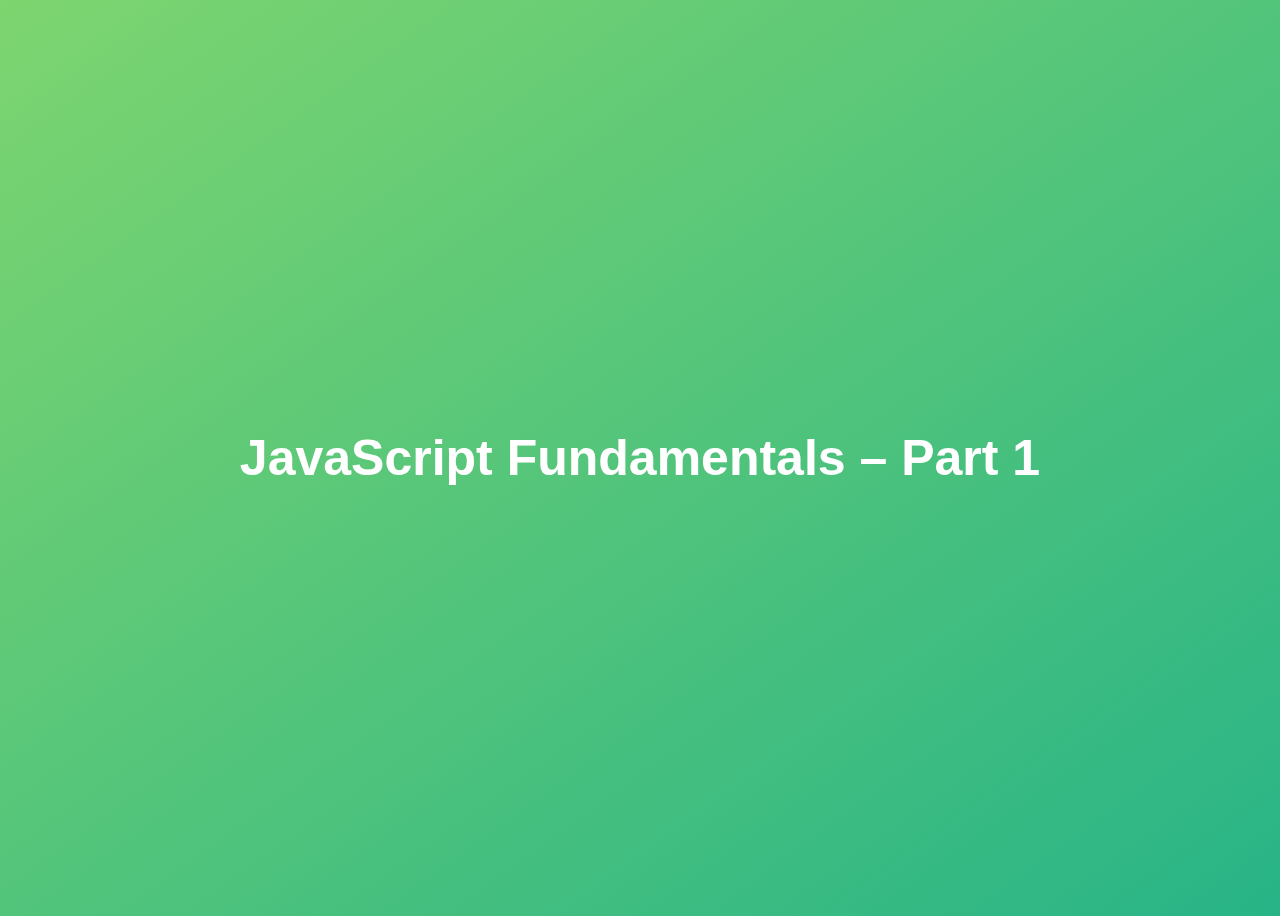
<file: 01-Fundamentals-Part-1/index.html>
<!DOCTYPE html>
<html lang="en">

<head>
  <meta charset="UTF-8" />
  <meta name="viewport" content="width=device-width, initial-scale=1.0" />
  <meta http-equiv="X-UA-Compatible" content="ie=edge" />
  <title>JavaScript Fundamentals – Part 1</title>
  <style>
    body {
      height: 100vh;
      display: flex;
      align-items: center;
      background: linear-gradient(to top left, #28b487, #7dd56f);
    }

    h1 {
      font-family: sans-serif;
      font-size: 50px;
      line-height: 1.3;
      width: 100%;
      padding: 30px;
      text-align: center;
      color: white;
    }
  </style>


</head>

<body>
  <h1>JavaScript Fundamentals – Part 1</h1>
  <script src="script.js"></script>
</body>

</html>
</file>
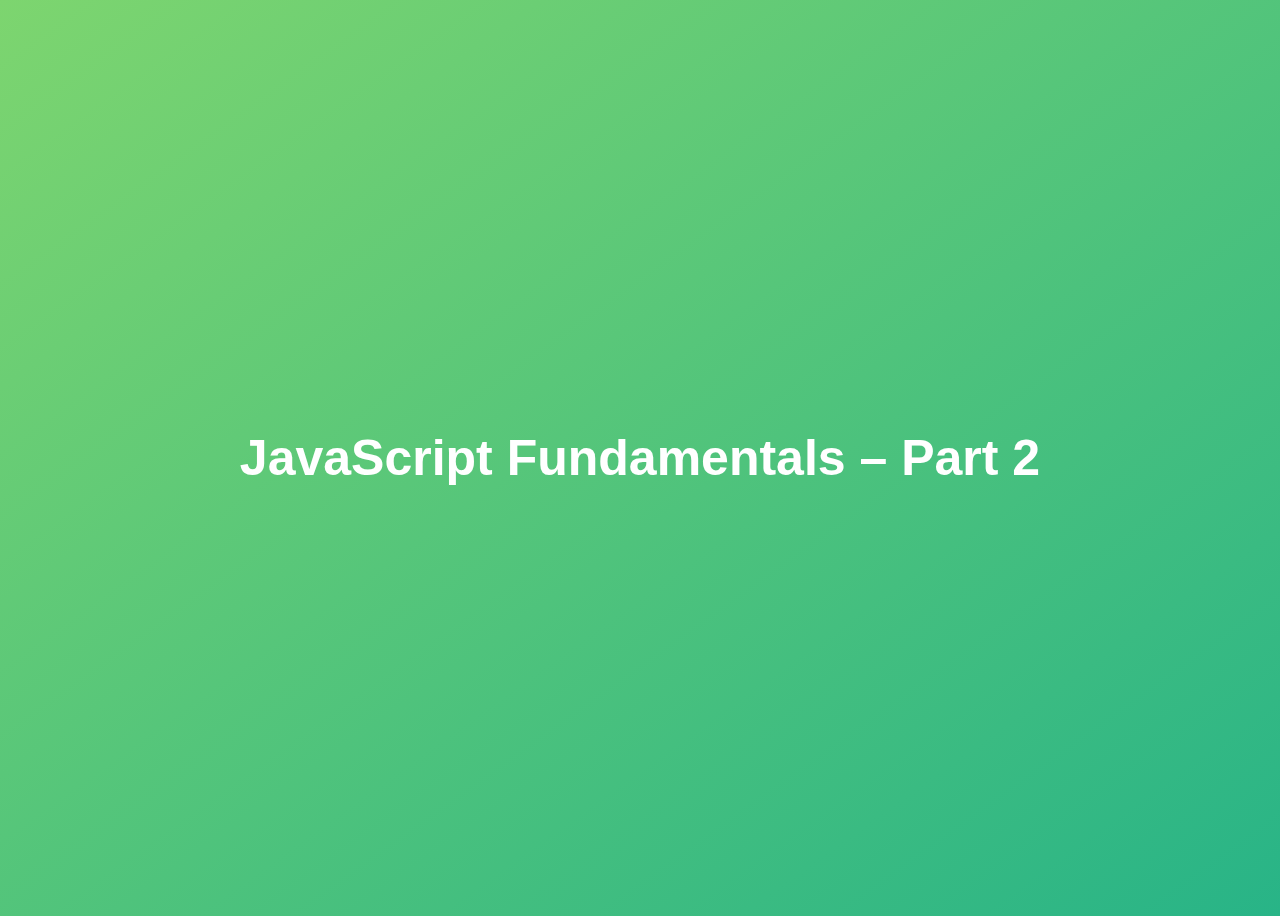
<file: 02-Fundamentals-Part-2/index.html>
<!DOCTYPE html>
<html lang="en">
  <head>
    <meta charset="UTF-8" />
    <meta name="viewport" content="width=device-width, initial-scale=1.0" />
    <meta http-equiv="X-UA-Compatible" content="ie=edge" />
    <title>JavaScript Fundamentals – Part 2</title>
    <style>
      body {
        height: 100vh;
        display: flex;
        align-items: center;
        background: linear-gradient(to top left, #28b487, #7dd56f);
      }
      h1 {
        font-family: sans-serif;
        font-size: 50px;
        line-height: 1.3;
        width: 100%;
        padding: 30px;
        text-align: center;
        color: white;
      }
    </style>
  </head>
  <body>
    <h1>JavaScript Fundamentals – Part 2</h1>
    <script src="script.js"></script>
  </body>
</html>
</file>
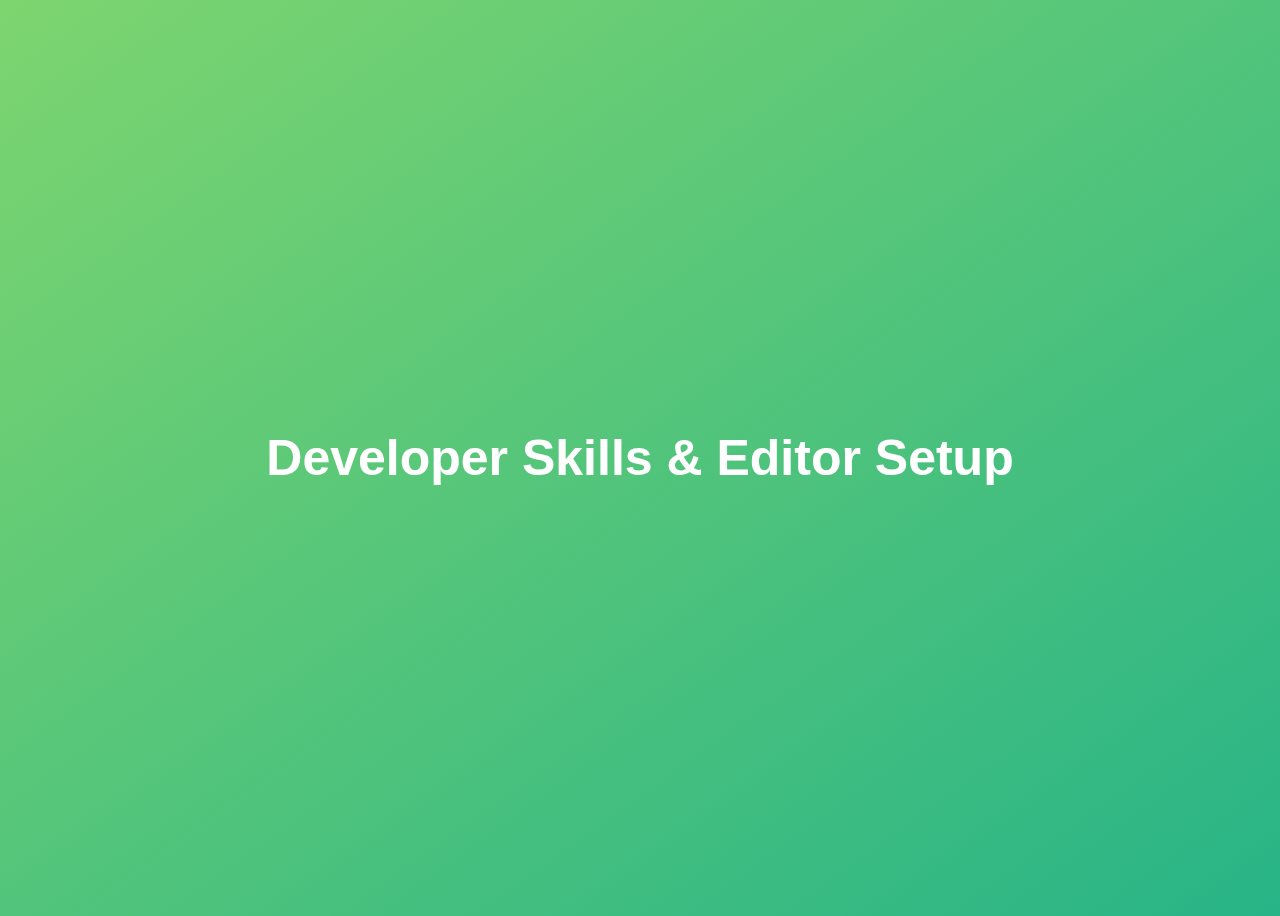
<file: 03-Developer-Skills/index.html>
<!DOCTYPE html>
<html lang="en">
  <head>
    <meta charset="UTF-8" />
    <meta name="viewport" content="width=device-width, initial-scale=1.0" />
    <meta http-equiv="X-UA-Compatible" content="ie=edge" />
    <title>Developer Skills & Editor Setup</title>
    <style>
      body {
        height: 100vh;
        display: flex;
        align-items: center;
        background: linear-gradient(to top left, #28b487, #7dd56f);
      }
      h1 {
        font-family: sans-serif;
        font-size: 50px;
        line-height: 1.3;
        width: 100%;
        padding: 30px;
        text-align: center;
        color: white;
      }
    </style>
  </head>
  <body>
    <h1>Developer Skills & Editor Setup</h1>
    <script src="script.js"></script>
  </body>
</html>
</file>
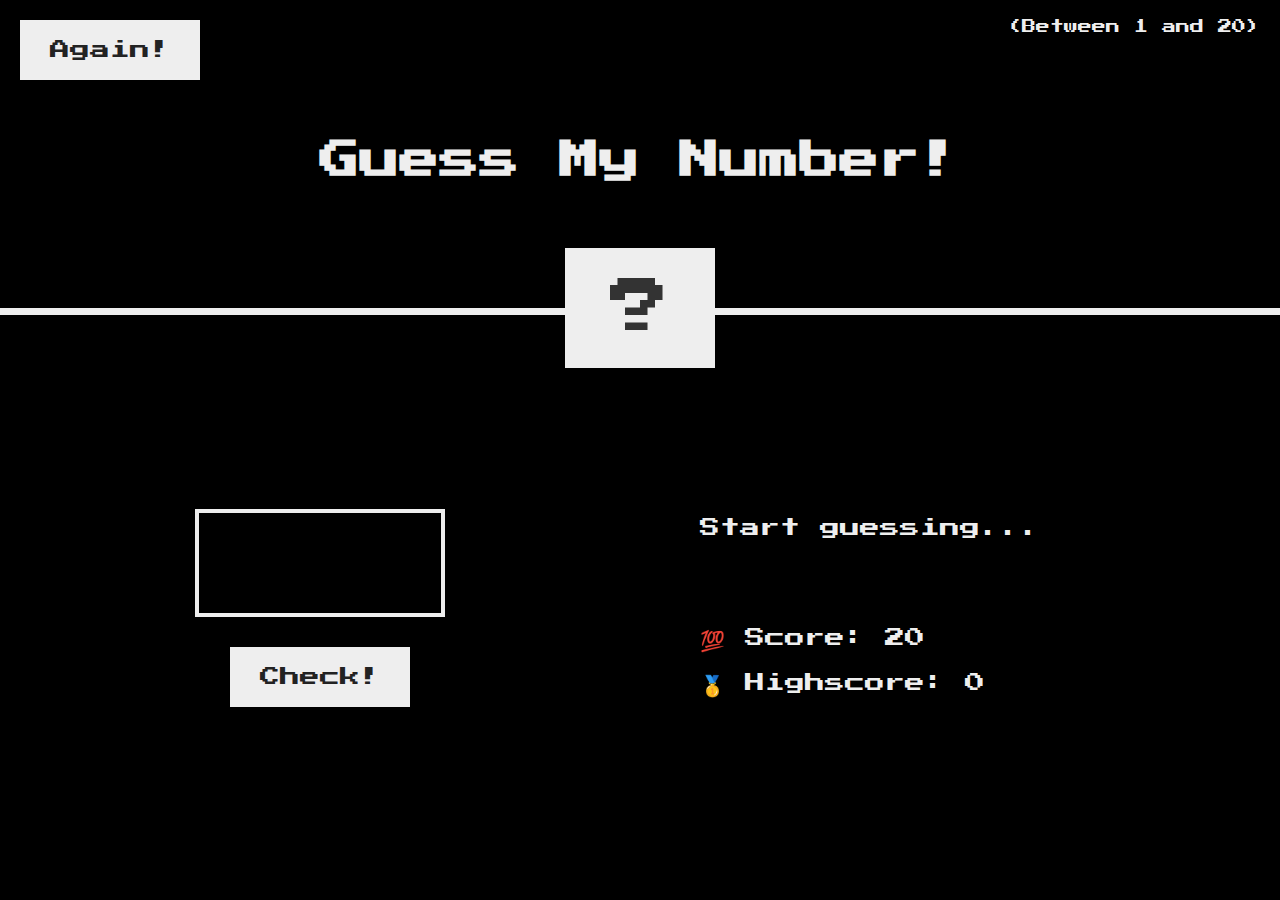
<file: 05-Guess-My-Number/index.html>
<!DOCTYPE html>
<html lang="en">
  <head>
    <meta charset="UTF-8" />
    <meta name="viewport" content="width=device-width, initial-scale=1.0" />
    <meta http-equiv="X-UA-Compatible" content="ie=edge" />
    <link rel="stylesheet" href="style.css" />
    <title>Guess My Number!</title>
  </head>
  <body>
    <header>
      <h1>Guess My Number!</h1>
      <p class="between">(Between 1 and 20)</p>
      <button class="btn again">Again!</button>
      <div class="number">?</div>
    </header>
    <main>
      <section class="left">
        <input type="number" class="guess" />
        <button class="btn check">Check!</button>
      </section>
      <section class="right">
        <p class="message">Start guessing...</p>
        <p class="label-score">💯 Score: <span class="score">20</span></p>
        <p class="label-highscore">
          🥇 Highscore: <span class="highscore">0</span>
        </p>
      </section>
    </main>
    <script src="script.js"></script>
  </body>
</html>
</file>
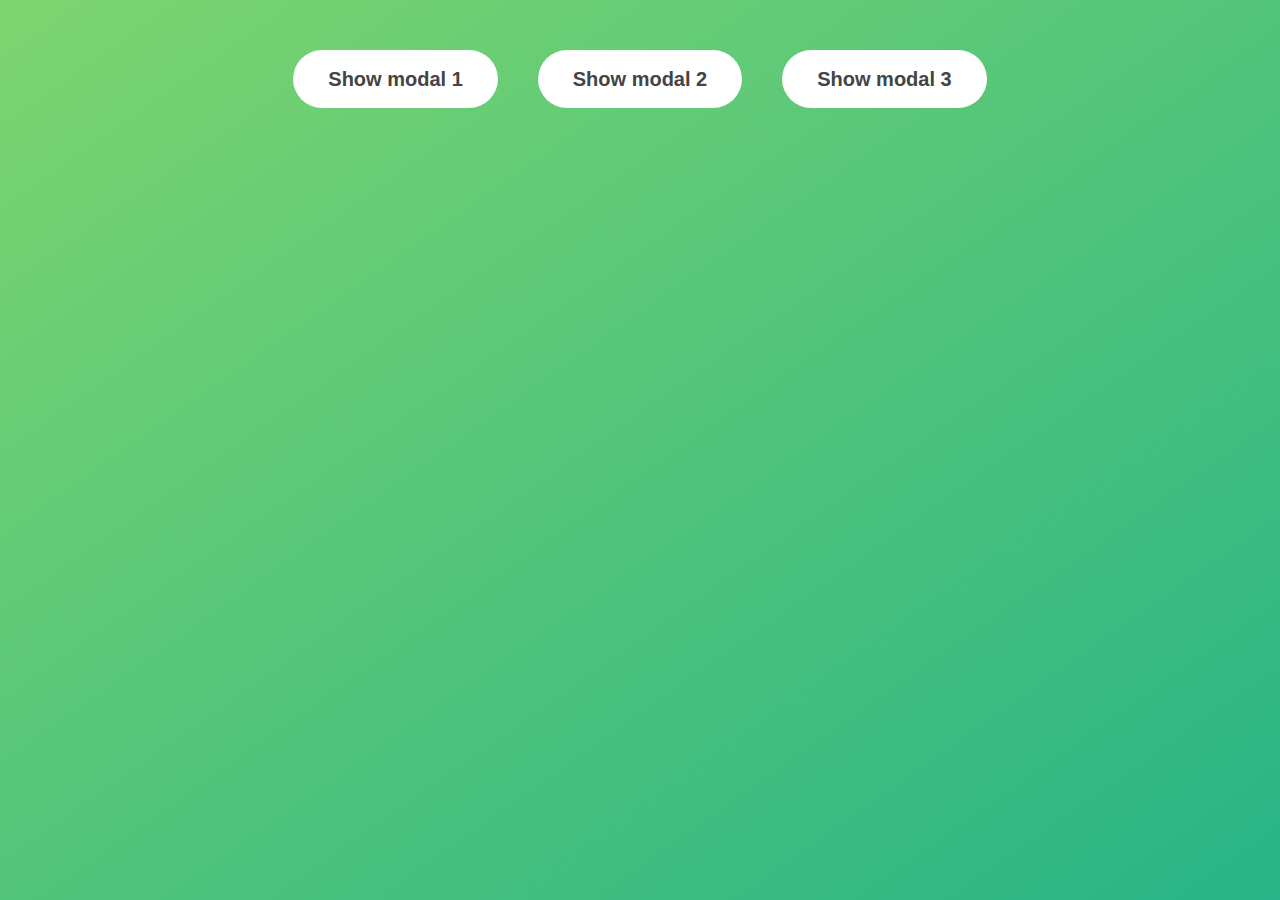
<file: 06-Modal/index.html>
<!DOCTYPE html>
<html lang="en">
  <head>
    <meta charset="UTF-8" />
    <meta name="viewport" content="width=device-width, initial-scale=1.0" />
    <meta http-equiv="X-UA-Compatible" content="ie=edge" />
    <link rel="stylesheet" href="style.css" />
    <title>Modal window</title>
  </head>
  <body>
    <button class="show-modal">Show modal 1</button>
    <button class="show-modal">Show modal 2</button>
    <button class="show-modal">Show modal 3</button>

    <div class="modal1 hidden">
      <button class="close-modal1">&times;</button>
      <h1>I'm a modal 1 window 😍</h1>
      <p>
        Lorem ipsum dolor sit amet, consectetur adipisicing elit, sed do eiusmod
        tempor incididunt ut labore et dolore magna aliqua. Ut enim ad minim
        veniam, quis nostrud exercitation ullamco laboris nisi ut aliquip ex ea
        commodo consequat. Duis aute irure dolor in reprehenderit in voluptate
        velit esse cillum dolore eu fugiat nulla pariatur. Excepteur sint
        occaecat cupidatat non proident, sunt in culpa qui officia deserunt
        mollit anim id est laborum.
      </p>
    </div>

    <div class="modal2 hidden">
      <button class="close-modal2">&times;</button>
      <h1>I'm a modal 2 window 😍</h1>
      <p>
        Lorem ipsum dolor sit amet, consectetur adipisicing elit, sed do eiusmod
        tempor incididunt ut labore et dolore magna aliqua. Ut enim ad minim
        veniam, quis nostrud exercitation ullamco laboris nisi ut aliquip ex ea
        commodo consequat. Duis aute irure dolor in reprehenderit in voluptate
        velit esse cillum dolore eu fugiat nulla pariatur. Excepteur sint
        occaecat cupidatat non proident, sunt in culpa qui officia deserunt
        mollit anim id est laborum.
      </p>
    </div>

    <div class="overlay hidden"></div>

    <script src="script.js"></script>
  </body>
</html>
</file>
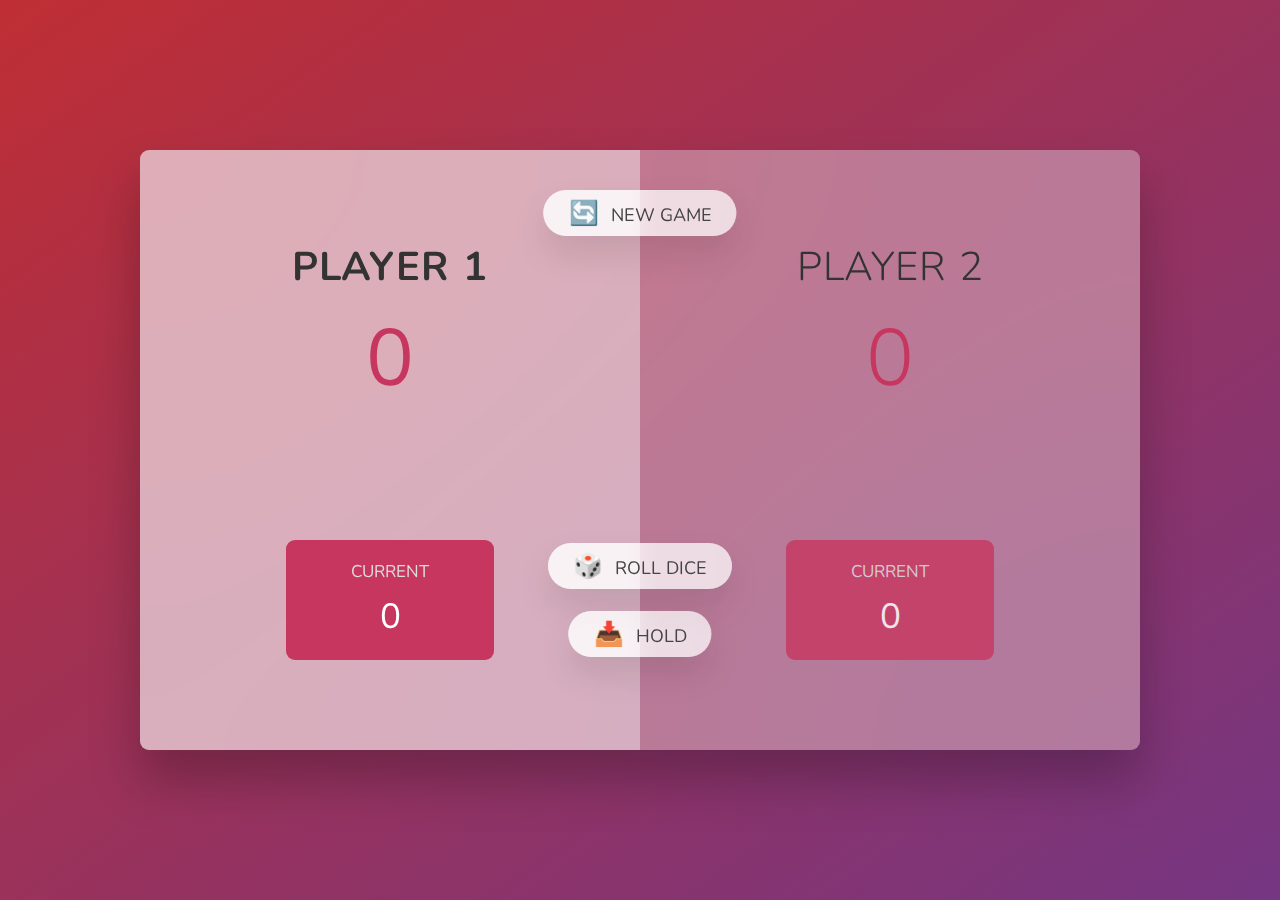
<file: 07-Pig-Game/index.html>
<!DOCTYPE html>
<html lang="en">
  <head>
    <meta charset="UTF-8" />
    <meta name="viewport" content="width=device-width, initial-scale=1.0" />
    <meta http-equiv="X-UA-Compatible" content="ie=edge" />
    <link rel="stylesheet" href="style.css" />
    <title>Pig Game</title>
  </head>
  <body>
    <main>
      <section class="player player--0 player--active">
        <h2 class="name" id="name--0">Player 1</h2>
        <p class="score" id="score--0">43</p>
        <div class="current">
          <p class="current-label">Current</p>
          <p class="current-score" id="current--0">0</p>
        </div>
      </section>
      <section class="player player--1">
        <h2 class="name" id="name--1">Player 2</h2>
        <p class="score" id="score--1">24</p>
        <div class="current">
          <p class="current-label">Current</p>
          <p class="current-score" id="current--1">0</p>
        </div>
      </section>

      <img src="dice-5.png" alt="Playing dice" class="dice" />
      <button class="btn btn--new">🔄 New game</button>
      <button class="btn btn--roll">🎲 Roll dice</button>
      <button class="btn btn--hold">📥 Hold</button>
    </main>
    <script src="script.js"></script>
  </body>
</html>
</file>
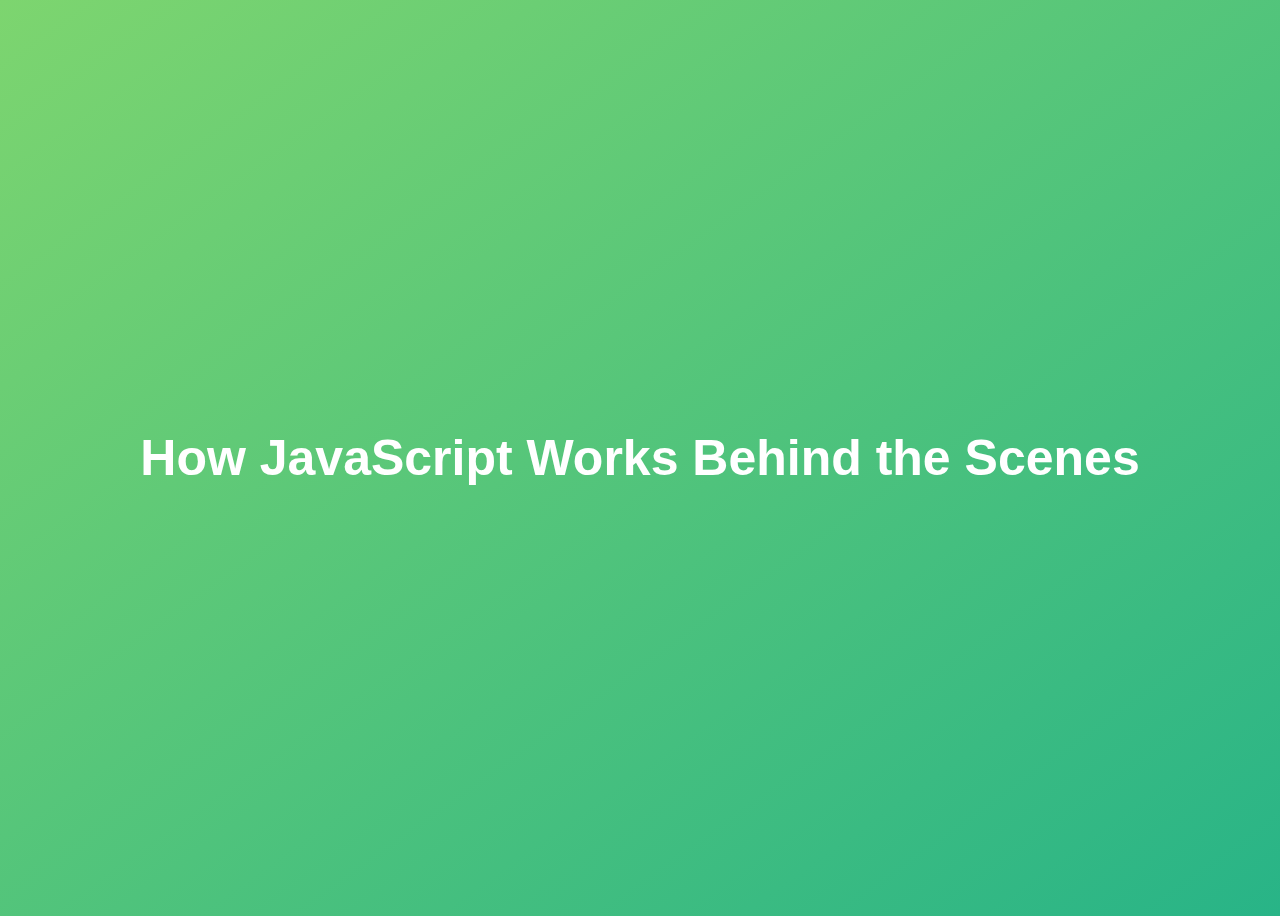
<file: 08-Behind-the-Scenes/index.html>
<!DOCTYPE html>
<html lang="en">
  <head>
    <meta charset="UTF-8" />
    <meta name="viewport" content="width=device-width, initial-scale=1.0" />
    <meta http-equiv="X-UA-Compatible" content="ie=edge" />
    <title>How JavaScript Works Behind the Scenes</title>
    <style>
      body {
        height: 100vh;
        display: flex;
        align-items: center;
        background: linear-gradient(to top left, #28b487, #7dd56f);
      }
      h1 {
        font-family: sans-serif;
        font-size: 50px;
        line-height: 1.3;
        width: 100%;
        padding: 30px;
        text-align: center;
        color: white;
      }
    </style>
  </head>
  <body>
    <h1>How JavaScript Works Behind the Scenes</h1>
    <script src="script.js"></script>
  </body>
</html>
</file>
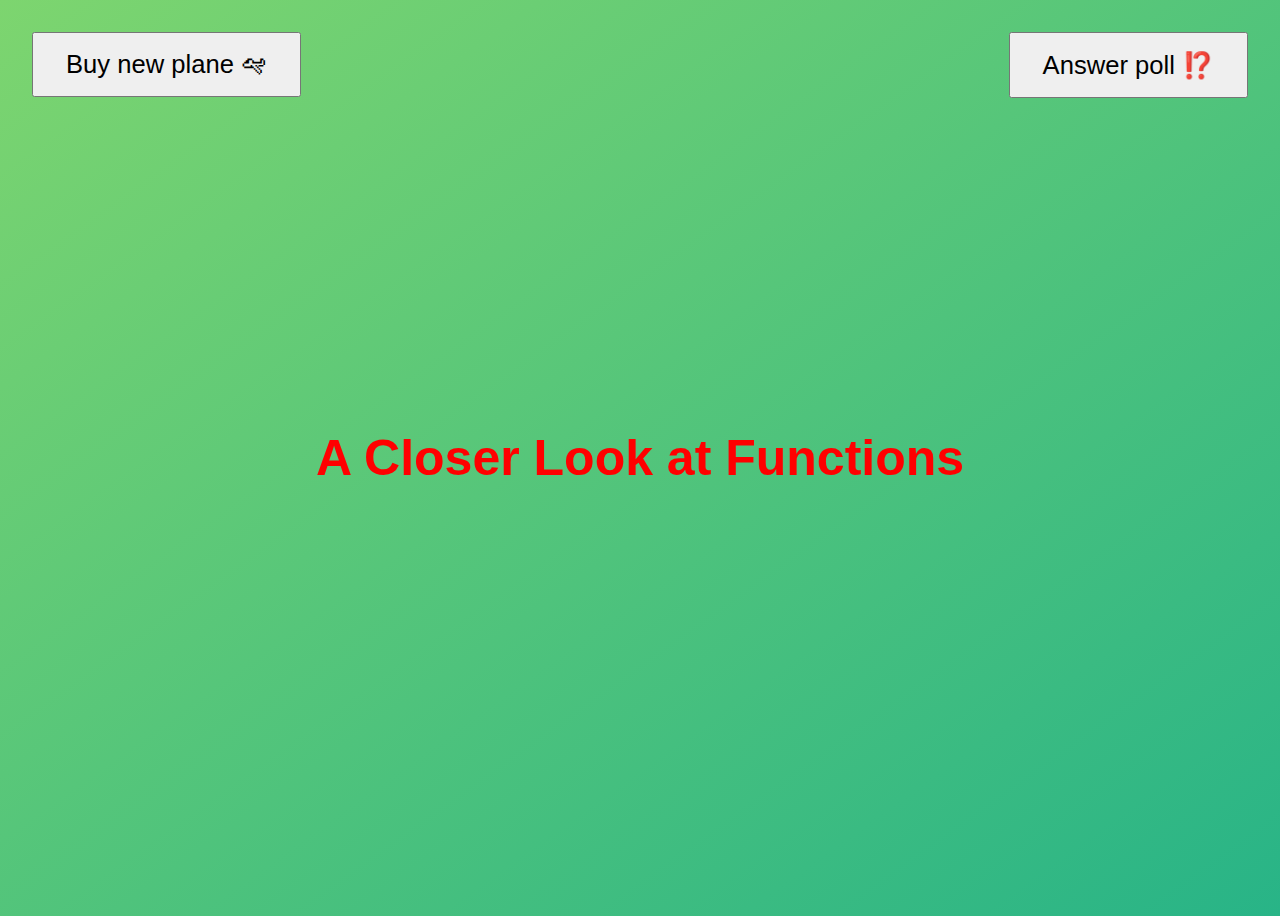
<file: 10-Functions/index.html>
<!DOCTYPE html>
<html lang="en">
  <head>
    <meta charset="UTF-8" />
    <meta name="viewport" content="width=device-width, initial-scale=1.0" />
    <meta http-equiv="X-UA-Compatible" content="ie=edge" />
    <title>A Closer Look at Functions</title>
    <style>
      body {
        height: 100vh;
        display: flex;
        align-items: center;
        background: linear-gradient(to top left, #28b487, #7dd56f);
      }
      h1 {
        font-family: sans-serif;
        font-size: 50px;
        line-height: 1.3;
        width: 100%;
        padding: 30px;
        text-align: center;
        color: white;
      }
      .buy,
      .poll {
        font-size: 1.6rem;
        padding: 1rem 2rem;
        position: absolute;
        top: 2rem;
      }
      .buy {
        left: 2rem;
      }
      .poll {
        right: 2rem;
      }
    </style>
  </head>
  <body>
    <h1>A Closer Look at Functions</h1>
    <button class="buy">Buy new plane 🛩</button>
    <button class="poll">Answer poll ⁉️</button>
    <script src="script.js"></script>
  </body>
</html>
</file>
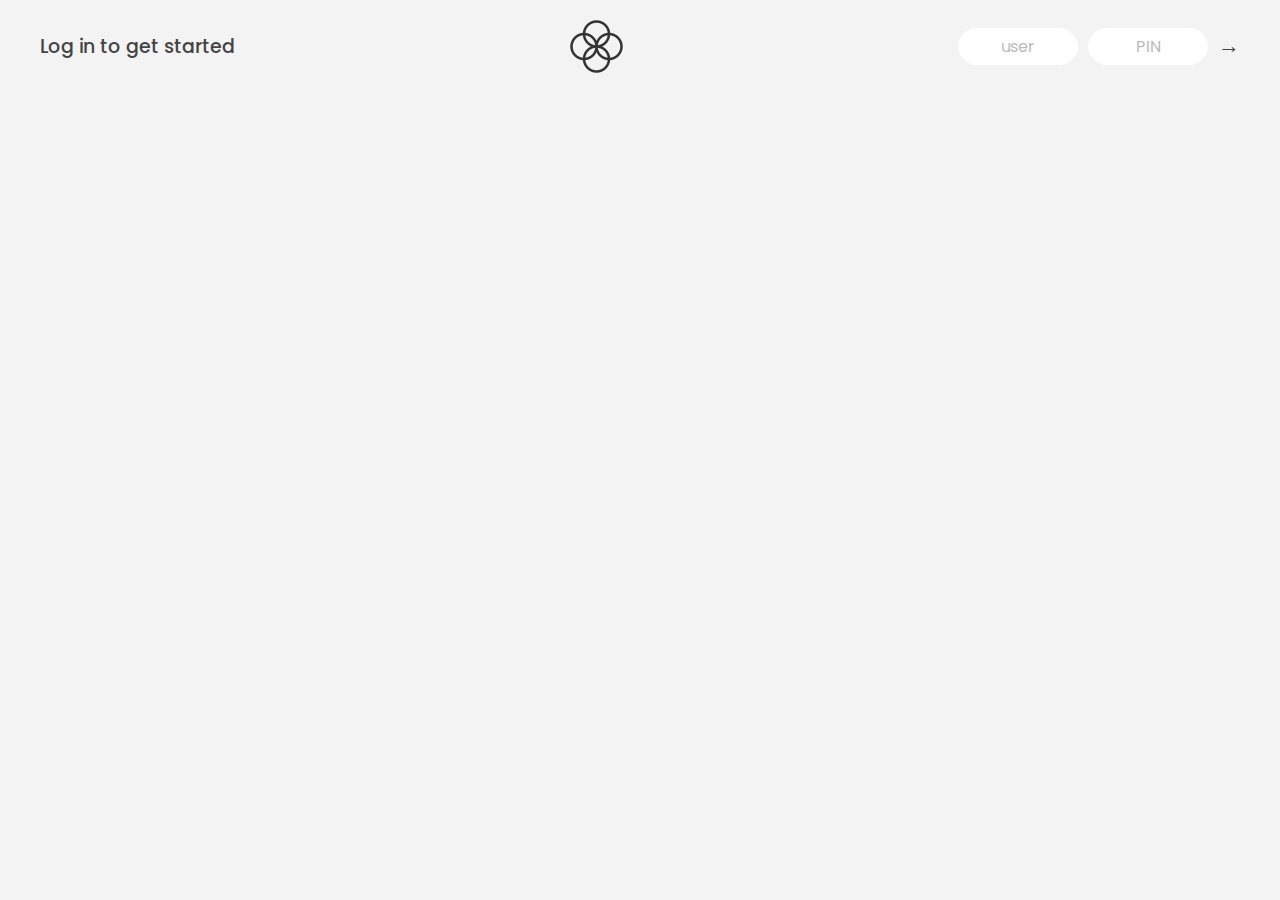
<file: 11-Arrays-Bankist/index.html>
<!DOCTYPE html>
<html lang="en">
  <head>
    <meta charset="UTF-8" />
    <meta name="viewport" content="width=device-width, initial-scale=1.0" />
    <meta http-equiv="X-UA-Compatible" content="ie=edge" />
    <link rel="shortcut icon" type="image/png" href="/icon.png" />

    <link
      href="https://fonts.googleapis.com/css?family=Poppins:400,500,600&display=swap"
      rel="stylesheet"
    />

    <link rel="stylesheet" href="style.css" />
    <title>Bankist</title>
  </head>
  <body>
    <!-- TOP NAVIGATION -->
    <nav>
      <p class="welcome">Log in to get started</p>
      <img src="logo.png" alt="Logo" class="logo" />
      <form class="login">
        <input
          type="text"
          placeholder="user"
          class="login__input login__input--user"
        />
        <!-- In practice, use type="password" -->
        <input
          type="text"
          placeholder="PIN"
          maxlength="4"
          class="login__input login__input--pin"
        />
        <button class="login__btn">&rarr;</button>
      </form>
    </nav>

    <main class="app">
      <!-- BALANCE -->
      <div class="balance">
        <div>
          <p class="balance__label">Current balance</p>
          <p class="balance__date">
            As of <span class="date">05/03/2037</span>
          </p>
        </div>
        <p class="balance__value">0000€</p>
      </div>

      <!-- MOVEMENTS -->
      <div class="movements">
        <div class="movements__row">
          <div class="movements__type movements__type--deposit">2 deposit</div>
          <div class="movements__date">3 days ago</div>
          <div class="movements__value">4 000€</div>
        </div>
        <div class="movements__row">
          <div class="movements__type movements__type--withdrawal">
            1 withdrawal
          </div>
          <div class="movements__date">24/01/2037</div>
          <div class="movements__value">-378€</div>
        </div>
      </div>

      <!-- SUMMARY -->
      <div class="summary">
        <p class="summary__label">In</p>
        <p class="summary__value summary__value--in">0000€</p>
        <p class="summary__label">Out</p>
        <p class="summary__value summary__value--out">0000€</p>
        <p class="summary__label">Interest</p>
        <p class="summary__value summary__value--interest">0000€</p>
        <button class="btn--sort">&downarrow; SORT</button>
      </div>

      <!-- OPERATION: TRANSFERS -->
      <div class="operation operation--transfer">
        <h2>Transfer money</h2>
        <form class="form form--transfer">
          <input type="text" class="form__input form__input--to" />
          <input type="number" class="form__input form__input--amount" />
          <button class="form__btn form__btn--transfer">&rarr;</button>
          <label class="form__label">Transfer to</label>
          <label class="form__label">Amount</label>
        </form>
      </div>

      <!-- OPERATION: LOAN -->
      <div class="operation operation--loan">
        <h2>Request loan</h2>
        <form class="form form--loan">
          <input type="number" class="form__input form__input--loan-amount" />
          <button class="form__btn form__btn--loan">&rarr;</button>
          <label class="form__label form__label--loan">Amount</label>
        </form>
      </div>

      <!-- OPERATION: CLOSE -->
      <div class="operation operation--close">
        <h2>Close account</h2>
        <form class="form form--close">
          <input type="text" class="form__input form__input--user" />
          <input
            
            type="text"
            maxlength="6"
            class="form__input form__input--pin"
          />
          <button class="form__btn form__btn--close">&rarr;</button>
          <label class="form__label">Confirm user</label>
          <label class="form__label">Confirm PIN</label>
        </form>
      </div>

      <!-- LOGOUT TIMER -->
      <p class="logout-timer">
        You will be logged out in <span class="timer">05:00</span>
      </p>
    </main>

    <!-- <footer>
      &copy; by Jonas Schmedtmann. Don't claim as your own :)
    </footer> -->

    <script src="script.js"></script>
  </body>
</html>
</file>
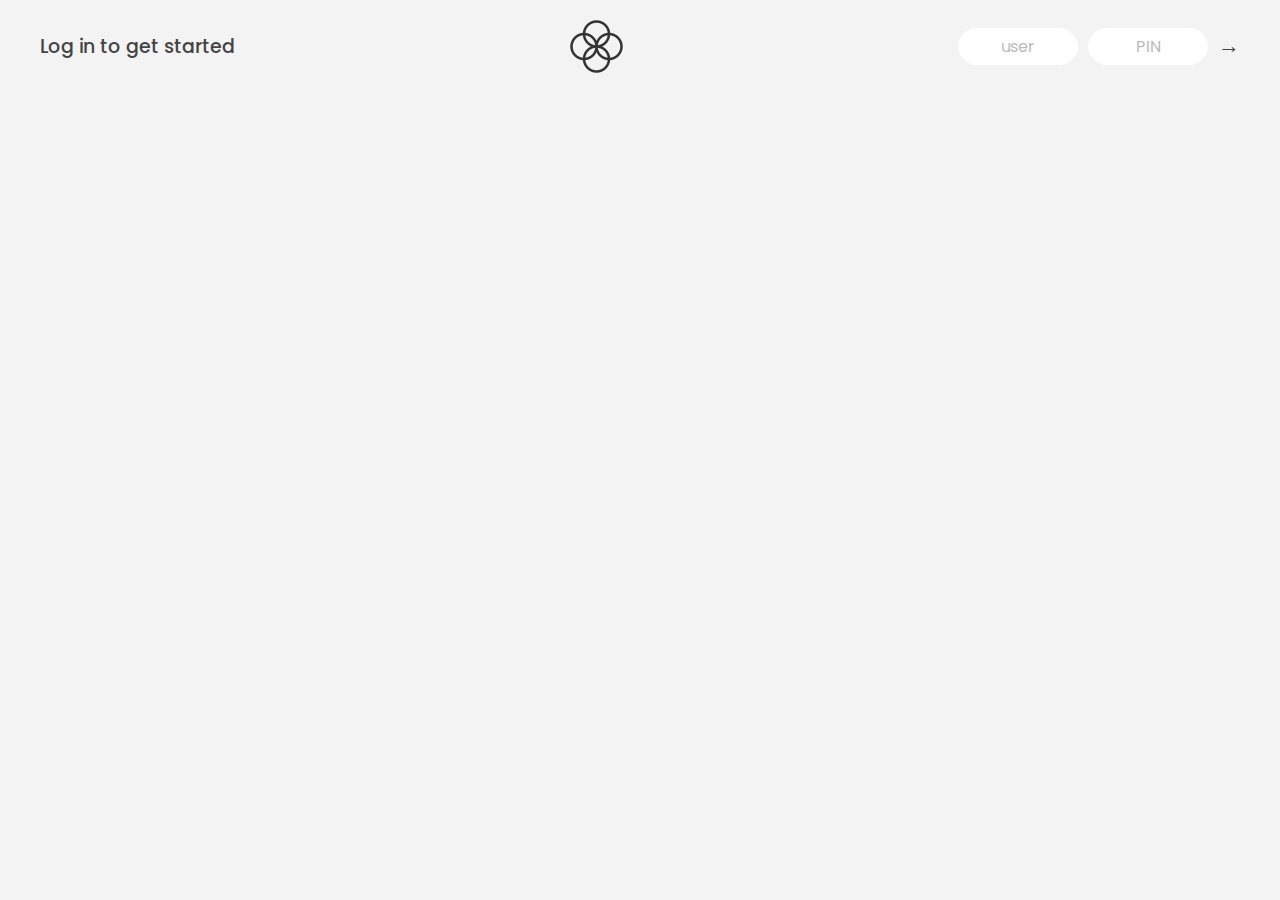
<file: 12-Numbers-Dates-Timers-Bankist/index.html>
<!DOCTYPE html>
<html lang="en">
  <head>
    <meta charset="UTF-8" />
    <meta name="viewport" content="width=device-width, initial-scale=1.0" />
    <meta http-equiv="X-UA-Compatible" content="ie=edge" />
    <link rel="shortcut icon" type="image/png" href="/icon.png" />

    <link
      href="https://fonts.googleapis.com/css?family=Poppins:400,500,600&display=swap"
      rel="stylesheet"
    />

    <link rel="stylesheet" href="style.css" />
    <title>Bankist</title>
  </head>
  <body>
    <!-- TOP NAVIGATION -->
    <nav>
      <p class="welcome">Log in to get started</p>
      <img src="logo.png" alt="Logo" class="logo" />
      <form class="login">
        <input
          type="text"
          placeholder="user"
          class="login__input login__input--user"
        />
        <!-- In practice, use type="password" -->
        <input
          type="text"
          placeholder="PIN"
          maxlength="4"
          class="login__input login__input--pin"
        />
        <button class="login__btn">&rarr;</button>
      </form>
    </nav>

    <main class="app">
      <!-- BALANCE -->
      <div class="balance">
        <div>
          <p class="balance__label">Current balance</p>
          <p class="balance__date">
            As of <span class="date">05/03/2037</span>
          </p>
        </div>
        <p class="balance__value">0000€</p>
      </div>

      <!-- MOVEMENTS -->
      <div class="movements">
        <div class="movements__row">
          <div class="movements__type movements__type--deposit">2 deposit</div>
          <div class="movements__date">3 days ago</div>
          <div class="movements__value">4 000€</div>
        </div>
        <div class="movements__row">
          <div class="movements__type movements__type--withdrawal">
            1 withdrawal
          </div>
          <div class="movements__date">24/01/2037</div>
          <div class="movements__value">-378€</div>
        </div>
      </div>

      <!-- SUMMARY -->
      <div class="summary">
        <p class="summary__label">In</p>
        <p class="summary__value summary__value--in">0000€</p>
        <p class="summary__label">Out</p>
        <p class="summary__value summary__value--out">0000€</p>
        <p class="summary__label">Interest</p>
        <p class="summary__value summary__value--interest">0000€</p>
        <button class="btn--sort">&downarrow; SORT</button>
      </div>

      <!-- OPERATION: TRANSFERS -->
      <div class="operation operation--transfer">
        <h2>Transfer money</h2>
        <form class="form form--transfer">
          <input type="text" class="form__input form__input--to" />
          <input type="number" class="form__input form__input--amount" />
          <button class="form__btn form__btn--transfer">&rarr;</button>
          <label class="form__label">Transfer to</label>
          <label class="form__label">Amount</label>
        </form>
      </div>

      <!-- OPERATION: LOAN -->
      <div class="operation operation--loan">
        <h2>Request loan</h2>
        <form class="form form--loan">
          <input type="number" class="form__input form__input--loan-amount" />
          <button class="form__btn form__btn--loan">&rarr;</button>
          <label class="form__label form__label--loan">Amount</label>
        </form>
      </div>

      <!-- OPERATION: CLOSE -->
      <div class="operation operation--close">
        <h2>Close account</h2>
        <form class="form form--close">
          <input type="text" class="form__input form__input--user" />
          <input
            type="password"
            maxlength="6"
            class="form__input form__input--pin"
          />
          <button class="form__btn form__btn--close">&rarr;</button>
          <label class="form__label">Confirm user</label>
          <label class="form__label">Confirm PIN</label>
        </form>
      </div>

      <!-- LOGOUT TIMER -->
      <p class="logout-timer">
        You will be logged out in <span class="timer">05:00</span>
      </p>
    </main>

    <!-- <footer>
      &copy; by Jonas Schmedtmann. Don't claim as your own :)
    </footer> -->

    <script src="script.js"></script>
  </body>
</html>
</file>
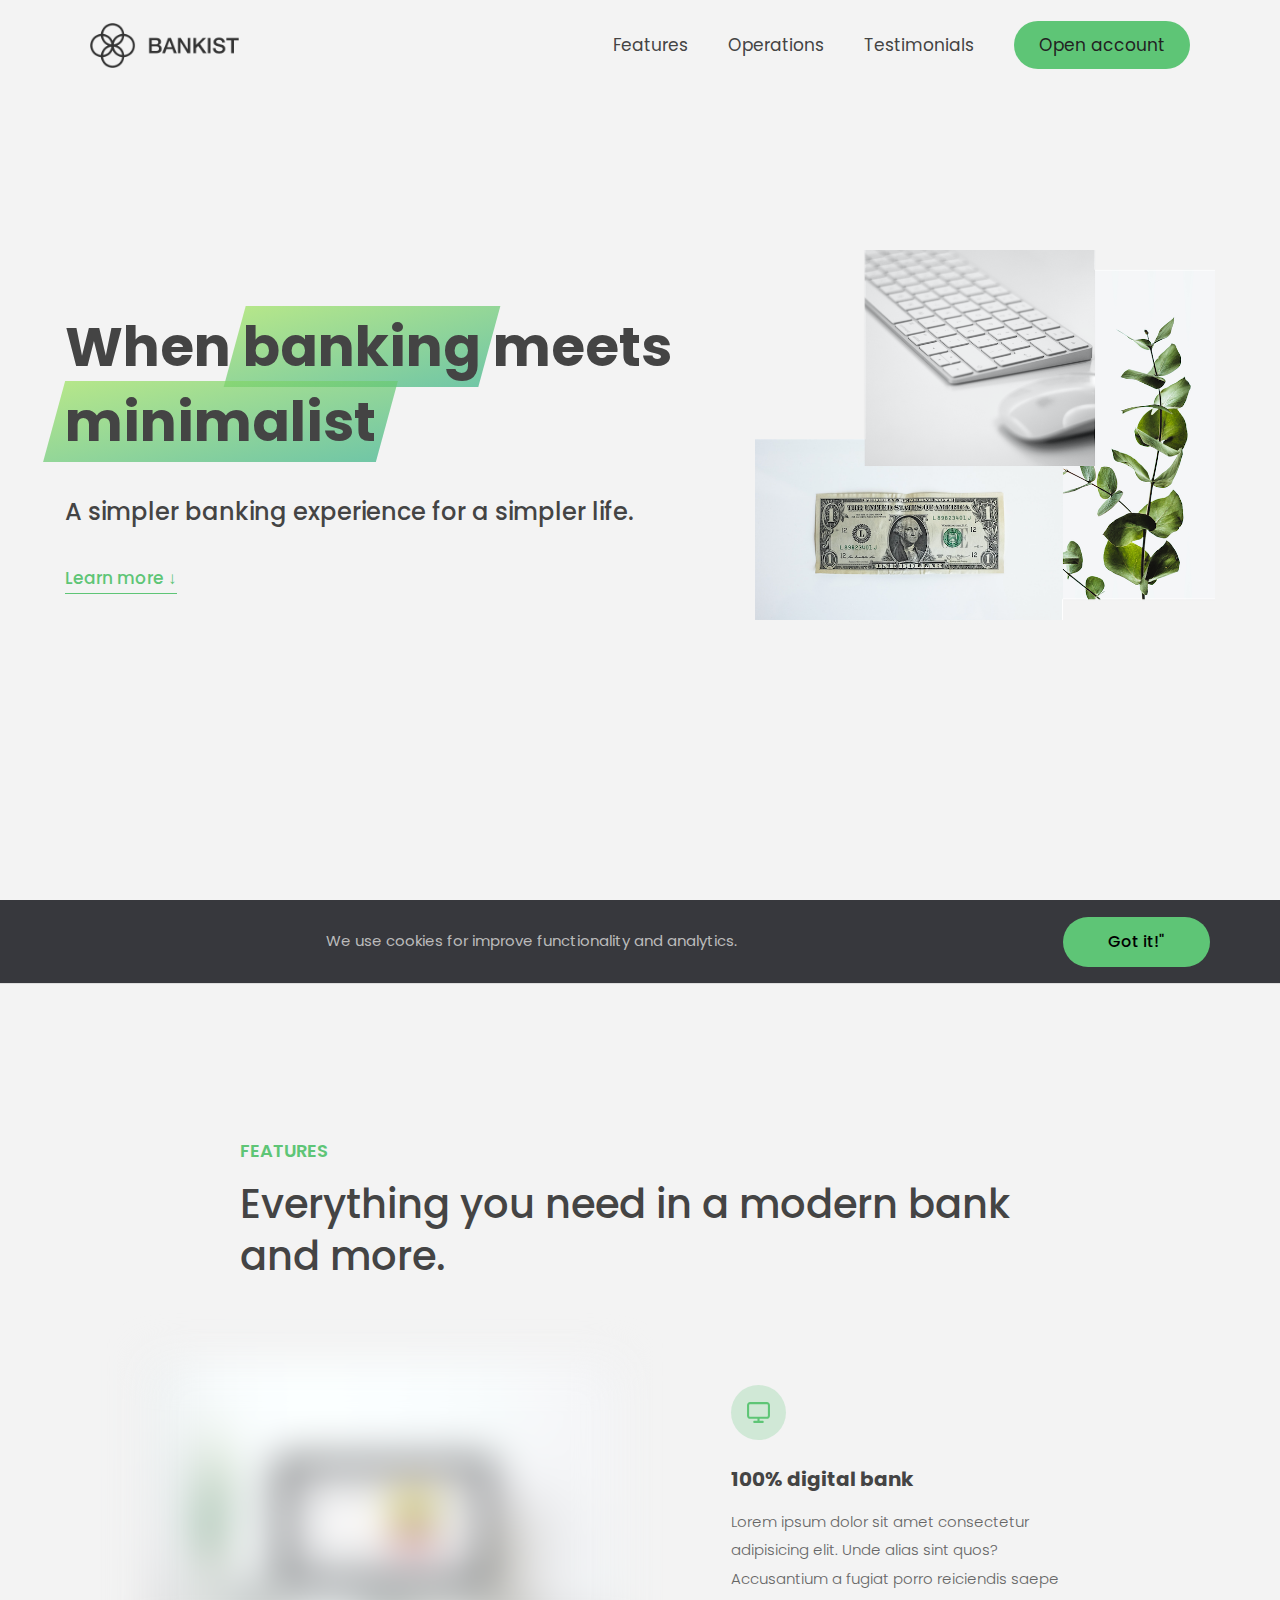
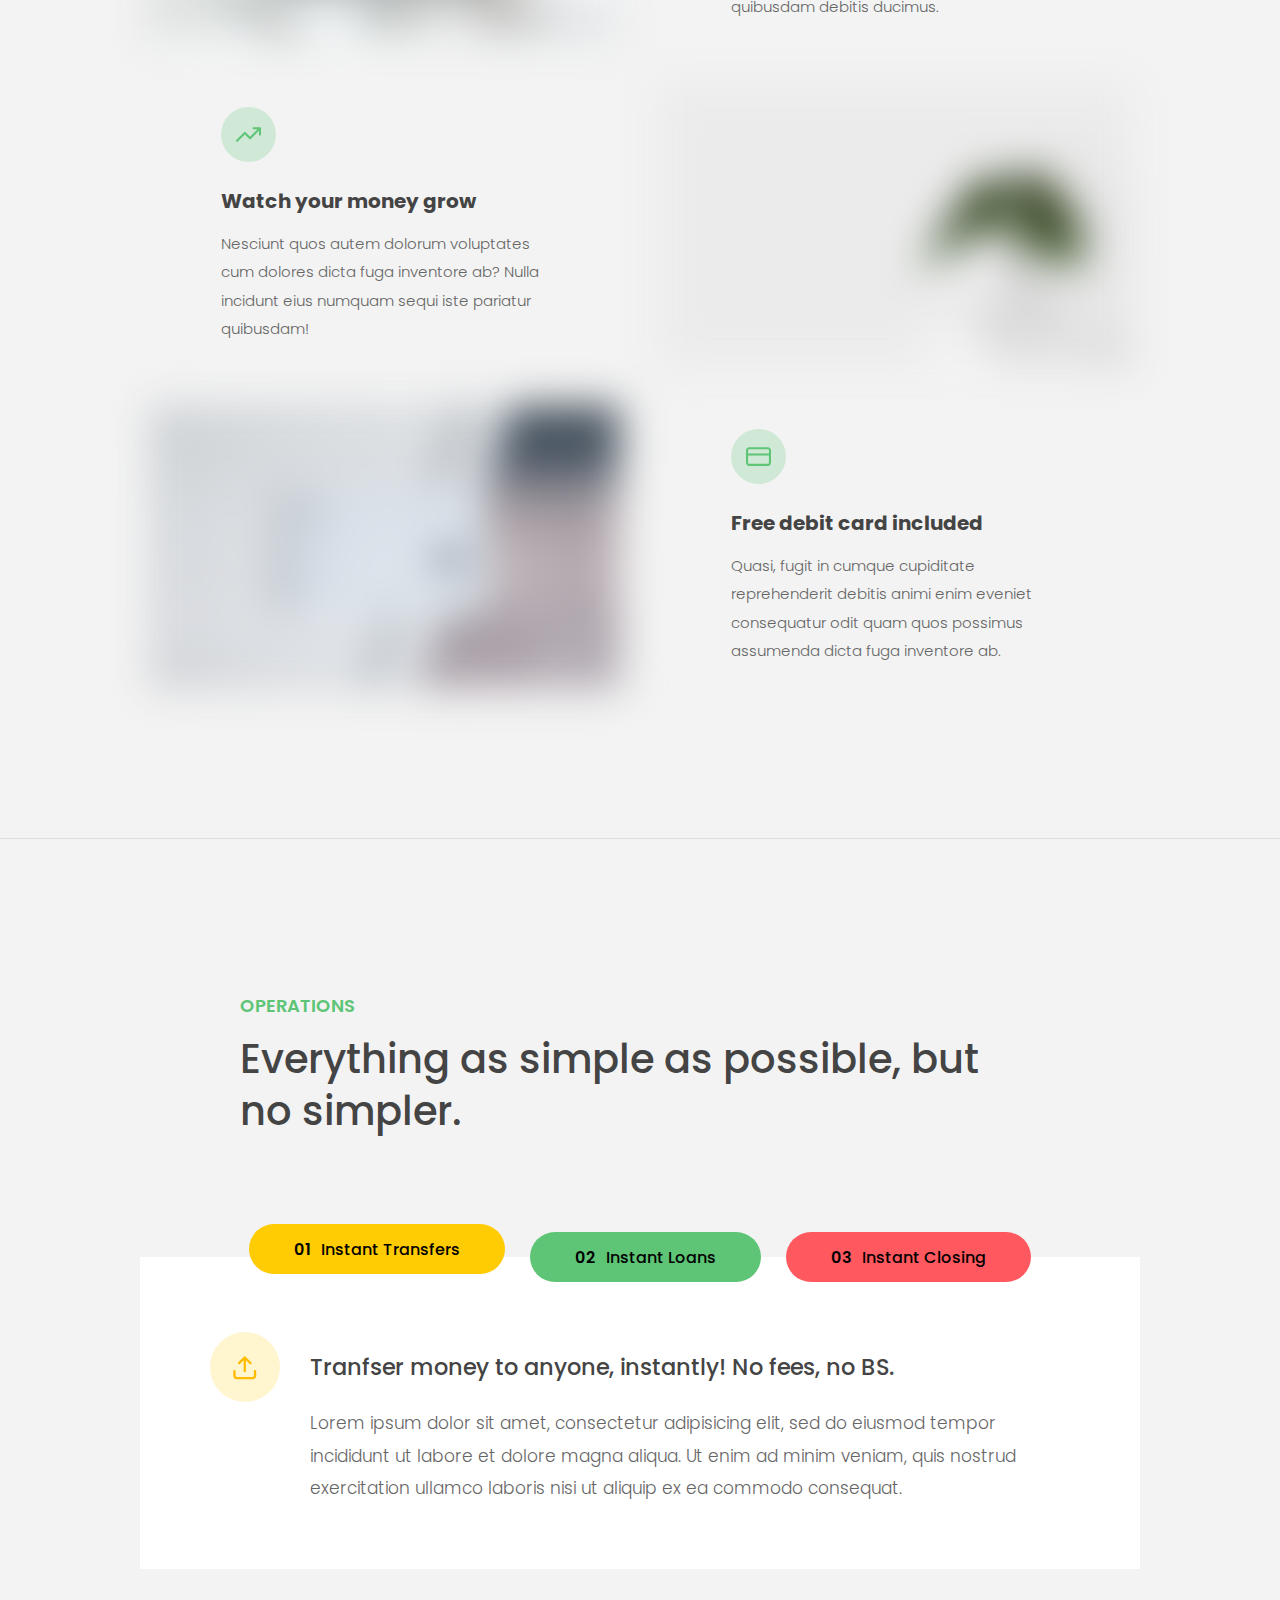
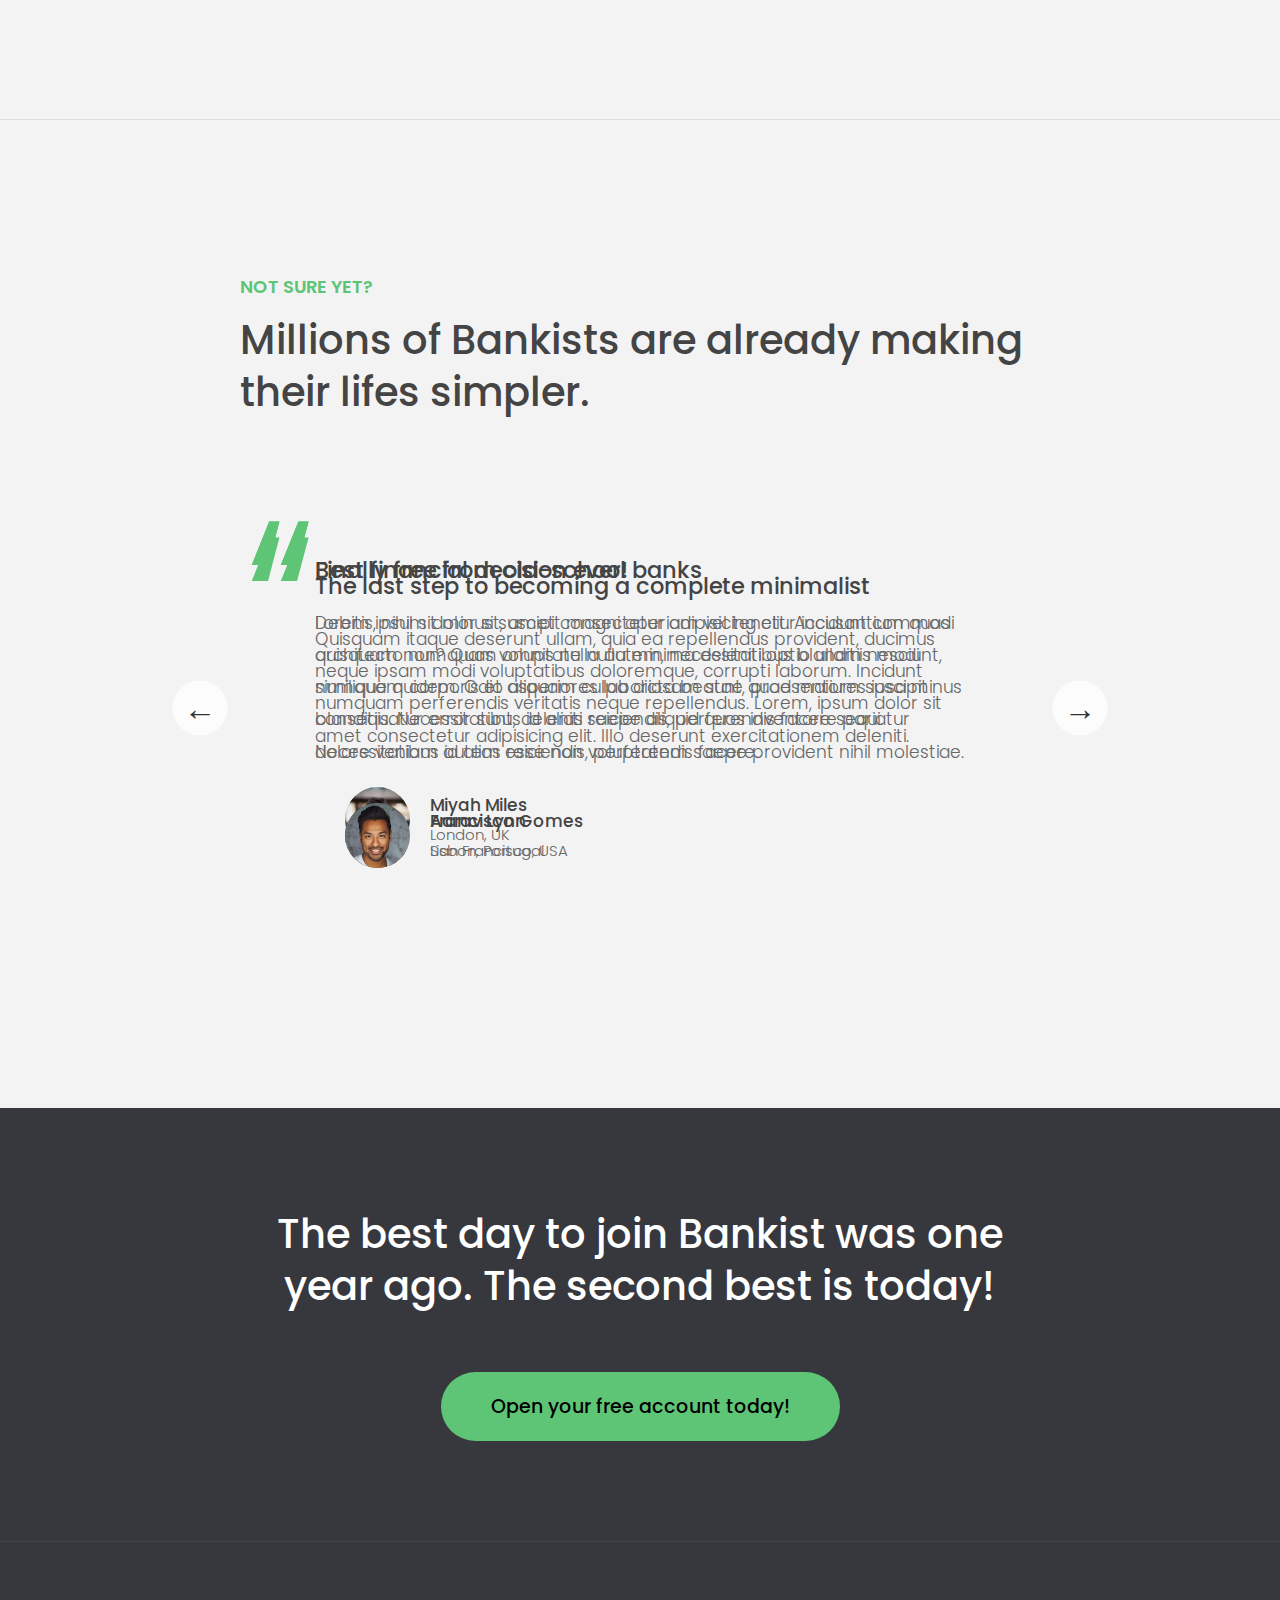
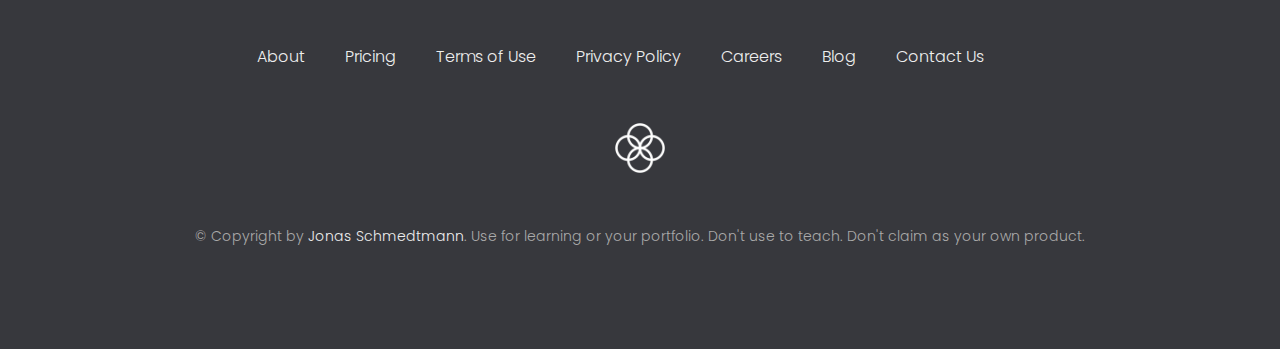
<file: 13-Advanced-DOM-Bankist/index.html>
<!DOCTYPE html>
<html lang="en">
  <head>
    <meta charset="UTF-8" />
    <meta name="viewport" content="width=device-width, initial-scale=1.0" />
    <meta http-equiv="X-UA-Compatible" content="ie=edge" />
    <link rel="shortcut icon" type="image/png" href="img/icon.png" />

    <link
      href="https://fonts.googleapis.com/css?family=Poppins:300,400,500,600&display=swap"
      rel="stylesheet"
    />
    <link rel="stylesheet" href="style.css" />
    <title>Bankist | When Banking meets Minimalist</title>
  </head>
  <body>
    <header class="header">
      <nav class="nav">
        <img
          src="img/logo.png"
          alt="Bankist logo"
          class="nav__logo"
          id="logo"
          data-version-number="3.0"
        />
        <ul class="nav__links">
          <li class="nav__item">
            <a class="nav__link" href="#section--1">Features</a>
          </li>
          <li class="nav__item">
            <a class="nav__link" href="#section--2">Operations</a>
          </li>
          <li class="nav__item">
            <a class="nav__link" href="#section--3">Testimonials</a>
          </li>
          <li class="nav__item">
            <a class="nav__link nav__link--btn btn--show-modal" href="#"
              >Open account</a
            >
          </li>
        </ul>
      </nav>

      <div class="header__title">
        <h1>
          When
          <!-- Green highlight effect -->
          <span class="highlight">banking</span>
          meets<br />
          <span class="highlight">minimalist</span>
        </h1>
        <h4>A simpler banking experience for a simpler life.</h4>
        <button class="btn--text btn--scroll-to">Learn more &DownArrow;</button>
        <img
          src="img/hero.png"
          class="header__img"
          alt="Minimalist bank items"
          
        />
      </div>
    </header>

    <section class="section" id="section--1">
      <div class="section__title">
        <h2 class="section__description">Features</h2>
        <h3 class="section__header">
          Everything you need in a modern bank and more.
        </h3>
      </div>

      <div class="features">
        <img
          src="img/digital-lazy.jpg"
          data-src="img/digital.jpg"
          alt="Computer"
          class="features__img lazy-img"
        />
        <div class="features__feature">
          <div class="features__icon">
            <svg>
              <use xlink:href="img/icons.svg#icon-monitor"></use>
            </svg>
          </div>
          <h5 class="features__header">100% digital bank</h5>
          <p>
            Lorem ipsum dolor sit amet consectetur adipisicing elit. Unde alias
            sint quos? Accusantium a fugiat porro reiciendis saepe quibusdam
            debitis ducimus.
          </p>
        </div>

        <div class="features__feature">
          <div class="features__icon">
            <svg>
              <use xlink:href="img/icons.svg#icon-trending-up"></use>
            </svg>
          </div>
          <h5 class="features__header">Watch your money grow</h5>
          <p>
            Nesciunt quos autem dolorum voluptates cum dolores dicta fuga
            inventore ab? Nulla incidunt eius numquam sequi iste pariatur
            quibusdam!
          </p>
        </div>
        <img
          src="img/grow-lazy.jpg"
          data-src="img/grow.jpg"
          alt="Plant"
          class="features__img lazy-img"
        />

        <img
          src="img/card-lazy.jpg"
          data-src="img/card.jpg"
          alt="Credit card"
          class="features__img lazy-img"
        />
        <div class="features__feature">
          <div class="features__icon">
            <svg>
              <use xlink:href="img/icons.svg#icon-credit-card"></use>
            </svg>
          </div>
          <h5 class="features__header">Free debit card included</h5>
          <p>
            Quasi, fugit in cumque cupiditate reprehenderit debitis animi enim
            eveniet consequatur odit quam quos possimus assumenda dicta fuga
            inventore ab.
          </p>
        </div>
      </div>
    </section>

    <section class="section" id="section--2">
      <div class="section__title">
        <h2 class="section__description">Operations</h2>
        <h3 class="section__header">
          Everything as simple as possible, but no simpler.
        </h3>
      </div>

      <div class="operations">
        <div class="operations__tab-container">
          <button
            class="btn operations__tab operations__tab--1 operations__tab--active"
            data-tab="1"
          >
            <span>01</span>Instant Transfers
          </button>
          <button class="btn operations__tab operations__tab--2" data-tab="2">
            <span>02</span>Instant Loans
          </button>
          <button class="btn operations__tab operations__tab--3" data-tab="3">
            <span>03</span>Instant Closing
          </button>
        </div>
        <div
          class="operations__content operations__content--1 operations__content--active"
        >
          <div class="operations__icon operations__icon--1">
            <svg>
              <use xlink:href="img/icons.svg#icon-upload"></use>
            </svg>
          </div>
          <h5 class="operations__header">
            Tranfser money to anyone, instantly! No fees, no BS.
          </h5>
          <p>
            Lorem ipsum dolor sit amet, consectetur adipisicing elit, sed do
            eiusmod tempor incididunt ut labore et dolore magna aliqua. Ut enim
            ad minim veniam, quis nostrud exercitation ullamco laboris nisi ut
            aliquip ex ea commodo consequat.
          </p>
        </div>

        <div class="operations__content operations__content--2">
          <div class="operations__icon operations__icon--2">
            <svg>
              <use xlink:href="img/icons.svg#icon-home"></use>
            </svg>
          </div>
          <h5 class="operations__header">
            Buy a home or make your dreams come true, with instant loans.
          </h5>
          <p>
            Duis aute irure dolor in reprehenderit in voluptate velit esse
            cillum dolore eu fugiat nulla pariatur. Excepteur sint occaecat
            cupidatat non proident, sunt in culpa qui officia deserunt mollit
            anim id est laborum.
          </p>
        </div>
        <div class="operations__content operations__content--3">
          <div class="operations__icon operations__icon--3">
            <svg>
              <use xlink:href="img/icons.svg#icon-user-x"></use>
            </svg>
          </div>
          <h5 class="operations__header">
            No longer need your account? No problem! Close it instantly.
          </h5>
          <p>
            Excepteur sint occaecat cupidatat non proident, sunt in culpa qui
            officia deserunt mollit anim id est laborum. Ut enim ad minim
            veniam, quis nostrud exercitation ullamco laboris nisi ut aliquip ex
            ea commodo consequat.
          </p>
        </div>
      </div>
    </section>

    <section class="section" id="section--3">
      <div class="section__title section__title--testimonials">
        <h2 class="section__description">Not sure yet?</h2>
        <h3 class="section__header">
          Millions of Bankists are already making their lifes simpler.
        </h3>
      </div>

      <div class="slider">
        <div class="slide slide--1">
          <div class="testimonial">
            <h5 class="testimonial__header">Best financial decision ever!</h5>
            <blockquote class="testimonial__text">
              Lorem ipsum dolor sit, amet consectetur adipisicing elit.
              Accusantium quas quisquam non? Quas voluptate nulla minima
              deleniti optio ullam nesciunt, numquam corporis et asperiores
              laboriosam sunt, praesentium suscipit blanditiis. Necessitatibus
              id alias reiciendis, perferendis facere pariatur dolore veniam
              autem esse non voluptatem saepe provident nihil molestiae.
            </blockquote>
            <address class="testimonial__author">
              <img src="img/user-1.jpg" alt="" class="testimonial__photo" />
              <h6 class="testimonial__name">Aarav Lynn</h6>
              <p class="testimonial__location">San Francisco, USA</p>
            </address>
          </div>
        </div>

        <div class="slide slide--2">
          <div class="testimonial">
            <h5 class="testimonial__header">
              The last step to becoming a complete minimalist
            </h5>
            <blockquote class="testimonial__text">
              Quisquam itaque deserunt ullam, quia ea repellendus provident,
              ducimus neque ipsam modi voluptatibus doloremque, corrupti
              laborum. Incidunt numquam perferendis veritatis neque repellendus.
              Lorem, ipsum dolor sit amet consectetur adipisicing elit. Illo
              deserunt exercitationem deleniti.
            </blockquote>
            <address class="testimonial__author">
              <img src="img/user-2.jpg" alt="" class="testimonial__photo" />
              <h6 class="testimonial__name">Miyah Miles</h6>
              <p class="testimonial__location">London, UK</p>
            </address>
          </div>
        </div>

        <div class="slide slide--3">
          <div class="testimonial">
            <h5 class="testimonial__header">
              Finally free from old-school banks
            </h5>
            <blockquote class="testimonial__text">
              Debitis, nihil sit minus suscipit magni aperiam vel tenetur
              incidunt commodi architecto numquam omnis nulla autem,
              necessitatibus blanditiis modi similique quidem. Odio aliquam
              culpa dicta beatae quod maiores ipsa minus consequatur error sunt,
              deleniti saepe aliquid quos inventore sequi. Necessitatibus id
              alias reiciendis, perferendis facere.
            </blockquote>
            <address class="testimonial__author">
              <img src="img/user-3.jpg" alt="" class="testimonial__photo" />
              <h6 class="testimonial__name">Francisco Gomes</h6>
              <p class="testimonial__location">Lisbon, Portugal</p>
            </address>
          </div>
        </div>

        <!-- <div class="slide"><img src="img/img-1.jpg" alt="Photo 1" /></div>
        <div class="slide"><img src="img/img-2.jpg" alt="Photo 2" /></div>
        <div class="slide"><img src="img/img-3.jpg" alt="Photo 3" /></div>
        <div class="slide"><img src="img/img-4.jpg" alt="Photo 4" /></div> -->
        <button class="slider__btn slider__btn--left">&larr;</button>
        <button class="slider__btn slider__btn--right">&rarr;</button>
        <div class="dots"></div>
      </div>
    </section>

    <section class="section section--sign-up">
      <div class="section__title">
        <h3 class="section__header">
          The best day to join Bankist was one year ago. The second best is
          today!
        </h3>
      </div>
      <button class="btn btn--show-modal">Open your free account today!</button>
    </section>

    <footer class="footer">
      <ul class="footer__nav">
        <li class="footer__item">
          <a class="footer__link" href="#">About</a>
        </li>
        <li class="footer__item">
          <a class="footer__link" href="#">Pricing</a>
        </li>
        <li class="footer__item">
          <a class="footer__link" href="#">Terms of Use</a>
        </li>
        <li class="footer__item">
          <a class="footer__link" href="#">Privacy Policy</a>
        </li>
        <li class="footer__item">
          <a class="footer__link" href="#">Careers</a>
        </li>
        <li class="footer__item">
          <a class="footer__link" href="#">Blog</a>
        </li>
        <li class="footer__item">
          <a class="footer__link" href="#">Contact Us</a>
        </li>
      </ul>
      <img src="img/icon.png" alt="Logo" class="footer__logo" />
      <p class="footer__copyright">
        &copy; Copyright by
        <a
          class="footer__link twitter-link"
          target="_blank"
          href="https://twitter.com/jonasschmedtman"
          >Jonas Schmedtmann</a
        >. Use for learning or your portfolio. Don't use to teach. Don't claim
        as your own product.
      </p>
    </footer>

    <div class="modal hidden">
      <button class="btn--close-modal">&times;</button>
      <h2 class="modal__header">
        Open your bank account <br />
        in just <span class="highlight">5 minutes</span>
      </h2>
      <form class="modal__form">
        <label>First Name</label>
        <input type="text" />
        <label>Last Name</label>
        <input type="text" />
        <label>Email Address</label>
        <input type="email" />
        <button class="btn">Next step &rarr;</button>
      </form>
    </div>
    <div class="overlay hidden"></div>

    <script src="script.js"></script>
  </body>
</html>
</file>
<file: 05-Guess-My-Number/style.css>
@import url('https://fonts.googleapis.com/css?family=Press+Start+2P&display=swap');

* {
  margin: 0;
  padding: 0;
  box-sizing: inherit;
}

html {
  font-size: 62.5%;
  box-sizing: border-box;
}

body {
  font-family: 'Press Start 2P', sans-serif;
  color: #eee;
  background-color: #222;
  /* background-color: #60b347; */
}

/* LAYOUT */
header {
  position: relative;
  height: 35vh;
  border-bottom: 7px solid #eee;
}

main {
  height: 65vh;
  color: #eee;
  display: flex;
  align-items: center;
  justify-content: space-around;
}

.left {
  width: 52rem;
  display: flex;
  flex-direction: column;
  align-items: center;
}

.right {
  width: 52rem;
  font-size: 2rem;
}

/* ELEMENTS STYLE */
h1 {
  font-size: 4rem;
  text-align: center;
  position: absolute;
  width: 100%;
  top: 52%;
  left: 50%;
  transform: translate(-50%, -50%);
}

.number {
  background: #eee;
  color: #333;
  font-size: 6rem;
  width: 15rem;
  padding: 3rem 0rem;
  text-align: center;
  position: absolute;
  bottom: 0;
  left: 50%;
  transform: translate(-50%, 50%);
}

.between {
  font-size: 1.4rem;
  position: absolute;
  top: 2rem;
  right: 2rem;
}

.again {
  position: absolute;
  top: 2rem;
  left: 2rem;
}

.guess {
  background: none;
  border: 4px solid #eee;
  font-family: inherit;
  color: inherit;
  font-size: 5rem;
  padding: 2.5rem;
  width: 25rem;
  text-align: center;
  display: block;
  margin-bottom: 3rem;
}

.btn {
  border: none;
  background-color: #eee;
  color: #222;
  font-size: 2rem;
  font-family: inherit;
  padding: 2rem 3rem;
  cursor: pointer;
}

.btn:hover {
  background-color: #ccc;
}

.message {
  margin-bottom: 8rem;
  height: 3rem;
}

.label-score {
  margin-bottom: 2rem;
}
</file>
<file: 06-Modal/style.css>
* {
  margin: 0;
  padding: 0;
  box-sizing: inherit;
}

html {
  font-size: 62.5%;
  box-sizing: border-box;
}

body {
  font-family: sans-serif;
  color: #333;
  line-height: 1.5;
  height: 100vh;
  position: relative;
  display: flex;
  align-items: flex-start;
  justify-content: center;
  background: linear-gradient(to top left, #28b487, #7dd56f);
}

.show-modal {
  font-size: 2rem;
  font-weight: 600;
  padding: 1.75rem 3.5rem;
  margin: 5rem 2rem;
  border: none;
  background-color: #fff;
  color: #444;
  border-radius: 10rem;
  cursor: pointer;
}

.close-modal1 {
  position: absolute;
  top: 1.2rem;
  right: 2rem;
  font-size: 5rem;
  color: #333;
  cursor: pointer;
  border: none;
  background: none;
}

.close-modal2 {
  position: absolute;
  top: 1.2rem;
  right: 2rem;
  font-size: 5rem;
  color: #333;
  cursor: pointer;
  border: none;
  background: none;
}

h1 {
  font-size: 2.5rem;
  margin-bottom: 2rem;
}

p {
  font-size: 1.8rem;
}

/* -------------------------- */
/* CLASSES TO MAKE MODAL WORK */
.hidden {
  display: none;
}

.modal1 {
  position: absolute;
  top: 50%;
  left: 50%;
  transform: translate(-50%, -50%);
  width: 70%;

  background-color: white;
  padding: 6rem;
  border-radius: 5px;
  box-shadow: 0 3rem 5rem rgba(0, 0, 0, 0.3);
  z-index: 10;
}

.modal2 {
  position: absolute;
  top: 50%;
  left: 50%;
  transform: translate(-50%, -50%);
  width: 70%;

  background-color: white;
  padding: 6rem;
  border-radius: 5px;
  box-shadow: 0 3rem 5rem rgba(0, 0, 0, 0.3);
  z-index: 10;
}

.overlay {
  position: absolute;
  top: 0;
  left: 0;
  width: 100%;
  height: 100%;
  background-color: rgba(0, 0, 0, 0.6);
  backdrop-filter: blur(3px);
  z-index: 5;
}
</file>
<file: 07-Pig-Game/style.css>
@import url('https://fonts.googleapis.com/css2?family=Nunito&display=swap');

* {
  margin: 0;
  padding: 0;
  box-sizing: inherit;
}

html {
  font-size: 62.5%;
  box-sizing: border-box;
}

body {
  font-family: 'Nunito', sans-serif;
  font-weight: 400;
  height: 100vh;
  color: #333;
  background-image: linear-gradient(to top left, #753682 0%, #bf2e34 100%);
  display: flex;
  align-items: center;
  justify-content: center;
}

/* LAYOUT */
main {
  position: relative;
  width: 100rem;
  height: 60rem;
  background-color: rgba(255, 255, 255, 0.35);
  backdrop-filter: blur(200px);
  filter: blur();
  box-shadow: 0 3rem 5rem rgba(0, 0, 0, 0.25);
  border-radius: 9px;
  overflow: hidden;
  display: flex;
}

.player {
  flex: 50%;
  padding: 9rem;
  display: flex;
  flex-direction: column;
  align-items: center;
  transition: all 0.75s;
}

/* ELEMENTS */
.name {
  position: relative;
  font-size: 4rem;
  text-transform: uppercase;
  letter-spacing: 1px;
  word-spacing: 2px;
  font-weight: 300;
  margin-bottom: 1rem;
}

.score {
  font-size: 8rem;
  font-weight: 300;
  color: #c7365f;
  margin-bottom: auto;
}

.player--active {
  background-color: rgba(255, 255, 255, 0.4);
}
.player--active .name {
  font-weight: 700;
}
.player--active .score {
  font-weight: 400;
}

.player--active .current {
  opacity: 1;
}

.current {
  background-color: #c7365f;
  opacity: 0.8;
  border-radius: 9px;
  color: #fff;
  width: 65%;
  padding: 2rem;
  text-align: center;
  transition: all 0.75s;
}

.current-label {
  text-transform: uppercase;
  margin-bottom: 1rem;
  font-size: 1.7rem;
  color: #ddd;
}

.current-score {
  font-size: 3.5rem;
}

/* ABSOLUTE POSITIONED ELEMENTS */
.btn {
  position: absolute;
  left: 50%;
  transform: translateX(-50%);
  color: #444;
  background: none;
  border: none;
  font-family: inherit;
  font-size: 1.8rem;
  text-transform: uppercase;
  cursor: pointer;
  font-weight: 400;
  transition: all 0.2s;

  background-color: white;
  background-color: rgba(255, 255, 255, 0.6);
  backdrop-filter: blur(10px);

  padding: 0.7rem 2.5rem;
  border-radius: 50rem;
  box-shadow: 0 1.75rem 3.5rem rgba(0, 0, 0, 0.1);
}

.btn::first-letter {
  font-size: 2.4rem;
  display: inline-block;
  margin-right: 0.7rem;
}

.btn--new {
  top: 4rem;
}
.btn--roll {
  top: 39.3rem;
}
.btn--hold {
  top: 46.1rem;
}

.btn:active {
  transform: translate(-50%, 3px);
  box-shadow: 0 1rem 2rem rgba(0, 0, 0, 0.15);
}

.btn:focus {
  outline: none;
}

.dice {
  position: absolute;
  left: 50%;
  top: 16.5rem;
  transform: translateX(-50%);
  height: 10rem;
  box-shadow: 0 2rem 5rem rgba(0, 0, 0, 0.2);
}

.player--winner {
  background-color: #2f2f2f;
}

.player--winner .name {
  font-weight: 700;
  color: #c7365f;
}

.hidden {
  display: none;
}
</file>
<file: 11-Arrays-Bankist/style.css>
/*
 * Use this CSS to learn some intersting techniques,
 * in case you're wondering how I built the UI.
 * Have fun! 😁
 */

* {
  margin: 0;
  padding: 0;
  box-sizing: inherit;
}

html {
  font-size: 62.5%;
  box-sizing: border-box;
}

body {
  font-family: "Poppins", sans-serif;
  color: #444;
  background-color: #f3f3f3;
  height: 100vh;
  padding: 2rem;
}

nav {
  display: flex;
  justify-content: space-between;
  align-items: center;
  padding: 0 2rem;
}

.welcome {
  font-size: 1.9rem;
  font-weight: 500;
}

.logo {
  height: 5.25rem;
}

.login {
  display: flex;
}

.login__input {
  border: none;
  padding: 0.5rem 2rem;
  font-size: 1.6rem;
  font-family: inherit;
  text-align: center;
  width: 12rem;
  border-radius: 10rem;
  margin-right: 1rem;
  color: inherit;
  border: 1px solid #fff;
  transition: all 0.3s;
}

.login__input:focus {
  outline: none;
  border: 1px solid #ccc;
}

.login__input::placeholder {
  color: #bbb;
}

.login__btn {
  border: none;
  background: none;
  font-size: 2.2rem;
  color: inherit;
  cursor: pointer;
  transition: all 0.3s;
}

.login__btn:hover,
.login__btn:focus,
.btn--sort:hover,
.btn--sort:focus {
  outline: none;
  color: #777;
}

/* MAIN */
.app {
  position: relative;
  max-width: 100rem;
  margin: 4rem auto;
  display: grid;
  grid-template-columns: 4fr 3fr;
  grid-template-rows: auto repeat(3, 15rem) auto;
  gap: 2rem;

  /* NOTE This creates the fade in/out anumation */
   opacity: 0; 
  transition: all 1s;
}

.balance {
  grid-column: 1 / span 2;
  display: flex;
  align-items: flex-end;
  justify-content: space-between;
  margin-bottom: 2rem;
}

.balance__label {
  font-size: 2.2rem;
  font-weight: 500;
  margin-bottom: -0.2rem;
}

.balance__date {
  font-size: 1.4rem;
  color: #888;
}

.balance__value {
  font-size: 4.5rem;
  font-weight: 400;
}

/* MOVEMENTS */
.movements {
  grid-row: 2 / span 3;
  background-color: #fff;
  border-radius: 1rem;
  overflow: scroll;
}

.movements__row {
  padding: 2.25rem 4rem;
  display: flex;
  align-items: center;
  border-bottom: 1px solid #eee;
}

.movements__type {
  font-size: 1.1rem;
  text-transform: uppercase;
  font-weight: 500;
  color: #fff;
  padding: 0.1rem 1rem;
  border-radius: 10rem;
  margin-right: 2rem;
}

.movements__date {
  font-size: 1.1rem;
  text-transform: uppercase;
  font-weight: 500;
  color: #666;
}

.movements__type--deposit {
  background-image: linear-gradient(to top left, #39b385, #9be15d);
}

.movements__type--withdrawal {
  background-image: linear-gradient(to top left, #e52a5a, #ff585f);
}

.movements__value {
  font-size: 1.7rem;
  margin-left: auto;
}

/* SUMMARY */
.summary {
  grid-row: 5 / 6;
  display: flex;
  align-items: baseline;
  padding: 0 0.3rem;
  margin-top: 1rem;
}

.summary__label {
  font-size: 1.2rem;
  font-weight: 500;
  text-transform: uppercase;
  margin-right: 0.8rem;
}

.summary__value {
  font-size: 2.2rem;
  margin-right: 2.5rem;
}

.summary__value--in,
.summary__value--interest {
  color: #66c873;
}

.summary__value--out {
  color: #f5465d;
}

.btn--sort {
  margin-left: auto;
  border: none;
  background: none;
  font-size: 1.3rem;
  font-weight: 500;
  cursor: pointer;
}

/* OPERATIONS */
.operation {
  border-radius: 1rem;
  padding: 3rem 4rem;
  color: #333;
}

.operation--transfer {
  background-image: linear-gradient(to top left, #ffb003, #ffcb03);
}

.operation--loan {
  background-image: linear-gradient(to top left, #39b385, #9be15d);
}

.operation--close {
  background-image: linear-gradient(to top left, #e52a5a, #ff585f);
}

h2 {
  margin-bottom: 1.5rem;
  font-size: 1.7rem;
  font-weight: 600;
  color: #333;
}

.form {
  display: grid;
  grid-template-columns: 2.5fr 2.5fr 1fr;
  grid-template-rows: auto auto;
  gap: 0.4rem 1rem;
}

/* Exceptions for interst */
.form.form--loan {
  grid-template-columns: 2.5fr 1fr 2.5fr;
}
.form__label--loan {
  grid-row: 2;
}
/* End exceptions */

.form__input {
  width: 100%;
  border: none;
  background-color: rgba(255, 255, 255, 0.4);
  font-family: inherit;
  font-size: 1.5rem;
  text-align: center;
  color: #333;
  padding: 0.3rem 1rem;
  border-radius: 0.7rem;
  transition: all 0.3s;
}

.form__input:focus {
  outline: none;
  background-color: rgba(255, 255, 255, 0.6);
}

.form__label {
  font-size: 1.3rem;
  text-align: center;
}

.form__btn {
  border: none;
  border-radius: 0.7rem;
  font-size: 1.8rem;
  background-color: #fff;
  cursor: pointer;
  transition: all 0.3s;
}

.form__btn:focus {
  outline: none;
  background-color: rgba(255, 255, 255, 0.8);
}

.logout-timer {
  padding: 0 0.3rem;
  margin-top: 1.9rem;
  text-align: right;
  font-size: 1.25rem;
}

.timer {
  font-weight: 600;
}
</file>
<file: 12-Numbers-Dates-Timers-Bankist/style.css>
/*
 * Use this CSS to learn some intersting techniques,
 * in case you're wondering how I built the UI.
 * Have fun! 😁
 */

* {
  margin: 0;
  padding: 0;
  box-sizing: inherit;
}

html {
  font-size: 62.5%;
  box-sizing: border-box;
}

body {
  font-family: 'Poppins', sans-serif;
  color: #444;
  background-color: #f3f3f3;
  height: 100vh;
  padding: 2rem;
}

nav {
  display: flex;
  justify-content: space-between;
  align-items: center;
  padding: 0 2rem;
}

.welcome {
  font-size: 1.9rem;
  font-weight: 500;
}

.logo {
  height: 5.25rem;
}

.login {
  display: flex;
}

.login__input {
  border: none;
  padding: 0.5rem 2rem;
  font-size: 1.6rem;
  font-family: inherit;
  text-align: center;
  width: 12rem;
  border-radius: 10rem;
  margin-right: 1rem;
  color: inherit;
  border: 1px solid #fff;
  transition: all 0.3s;
}

.login__input:focus {
  outline: none;
  border: 1px solid #ccc;
}

.login__input::placeholder {
  color: #bbb;
}

.login__btn {
  border: none;
  background: none;
  font-size: 2.2rem;
  color: inherit;
  cursor: pointer;
  transition: all 0.3s;
}

.login__btn:hover,
.login__btn:focus,
.btn--sort:hover,
.btn--sort:focus {
  outline: none;
  color: #777;
}

/* MAIN */
.app {
  position: relative;
  max-width: 100rem;
  margin: 4rem auto;
  display: grid;
  grid-template-columns: 4fr 3fr;
  grid-template-rows: auto repeat(3, 15rem) auto;
  gap: 2rem;

  /* NOTE This creates the fade in/out anumation */
  opacity: 0;
  transition: all 1s;
}

.balance {
  grid-column: 1 / span 2;
  display: flex;
  align-items: flex-end;
  justify-content: space-between;
  margin-bottom: 2rem;
}

.balance__label {
  font-size: 2.2rem;
  font-weight: 500;
  margin-bottom: -0.2rem;
}

.balance__date {
  font-size: 1.4rem;
  color: #888;
}

.balance__value {
  font-size: 4.5rem;
  font-weight: 400;
}

/* MOVEMENTS */
.movements {
  grid-row: 2 / span 3;
  background-color: #fff;
  border-radius: 1rem;
  overflow: scroll;
}

.movements__row {
  padding: 2.25rem 4rem;
  display: flex;
  align-items: center;
  border-bottom: 1px solid #eee;
}

.movements__type {
  font-size: 1.1rem;
  text-transform: uppercase;
  font-weight: 500;
  color: #fff;
  padding: 0.1rem 1rem;
  border-radius: 10rem;
  margin-right: 2rem;
}

.movements__date {
  font-size: 1.1rem;
  text-transform: uppercase;
  font-weight: 500;
  color: #666;
}

.movements__type--deposit {
  background-image: linear-gradient(to top left, #39b385, #9be15d);
}

.movements__type--withdrawal {
  background-image: linear-gradient(to top left, #e52a5a, #ff585f);
}

.movements__value {
  font-size: 1.7rem;
  margin-left: auto;
}

/* SUMMARY */
.summary {
  grid-row: 5 / 6;
  display: flex;
  align-items: baseline;
  padding: 0 0.3rem;
  margin-top: 1rem;
}

.summary__label {
  font-size: 1.2rem;
  font-weight: 500;
  text-transform: uppercase;
  margin-right: 0.8rem;
}

.summary__value {
  font-size: 2.2rem;
  margin-right: 2.5rem;
}

.summary__value--in,
.summary__value--interest {
  color: #66c873;
}

.summary__value--out {
  color: #f5465d;
}

.btn--sort {
  margin-left: auto;
  border: none;
  background: none;
  font-size: 1.3rem;
  font-weight: 500;
  cursor: pointer;
}

/* OPERATIONS */
.operation {
  border-radius: 1rem;
  padding: 3rem 4rem;
  color: #333;
}

.operation--transfer {
  background-image: linear-gradient(to top left, #ffb003, #ffcb03);
}

.operation--loan {
  background-image: linear-gradient(to top left, #39b385, #9be15d);
}

.operation--close {
  background-image: linear-gradient(to top left, #e52a5a, #ff585f);
}

h2 {
  margin-bottom: 1.5rem;
  font-size: 1.7rem;
  font-weight: 600;
  color: #333;
}

.form {
  display: grid;
  grid-template-columns: 2.5fr 2.5fr 1fr;
  grid-template-rows: auto auto;
  gap: 0.4rem 1rem;
}

/* Exceptions for interst */
.form.form--loan {
  grid-template-columns: 2.5fr 1fr 2.5fr;
}
.form__label--loan {
  grid-row: 2;
}
/* End exceptions */

.form__input {
  width: 100%;
  border: none;
  background-color: rgba(255, 255, 255, 0.4);
  font-family: inherit;
  font-size: 1.5rem;
  text-align: center;
  color: #333;
  padding: 0.3rem 1rem;
  border-radius: 0.7rem;
  transition: all 0.3s;
}

.form__input:focus {
  outline: none;
  background-color: rgba(255, 255, 255, 0.6);
}

.form__label {
  font-size: 1.3rem;
  text-align: center;
}

.form__btn {
  border: none;
  border-radius: 0.7rem;
  font-size: 1.8rem;
  background-color: #fff;
  cursor: pointer;
  transition: all 0.3s;
}

.form__btn:focus {
  outline: none;
  background-color: rgba(255, 255, 255, 0.8);
}

.logout-timer {
  padding: 0 0.3rem;
  margin-top: 1.9rem;
  text-align: right;
  font-size: 1.25rem;
}

.timer {
  font-weight: 600;
}
</file>
<file: 13-Advanced-DOM-Bankist/style.css>
/* The page is NOT responsive. You can implement responsiveness yourself if you wanna have some fun 😃 */

:root {
  --color-primary: #5ec576;
  --color-secondary: #ffcb03;
  --color-tertiary: #ff585f;
  --color-primary-darker: #4bbb7d;
  --color-secondary-darker: #ffbb00;
  --color-tertiary-darker: #fd424b;
  --color-primary-opacity: #5ec5763a;
  --color-secondary-opacity: #ffcd0331;
  --color-tertiary-opacity: #ff58602d;
  --gradient-primary: linear-gradient(to top left, #39b385, #9be15d);
  --gradient-secondary: linear-gradient(to top left, #ffb003, #ffcb03);
}

* {
  margin: 0;
  padding: 0;
  box-sizing: inherit;
}

html {
  font-size: 62.5%;
  box-sizing: border-box;
}

body {
  font-family: 'Poppins', sans-serif;
  font-weight: 300;
  color: #444;
  line-height: 1.9;
  background-color: #f3f3f3;
}

/* GENERAL ELEMENTS */
.section {
  padding: 15rem 3rem;
  border-top: 1px solid #ddd;

  transition: transform 1s, opacity 1s;
}

.section--hidden {
  opacity: 0;
  transform: translateY(8rem);
}

.section__title {
  max-width: 80rem;
  margin: 0 auto 8rem auto;
}

.section__description {
  font-size: 1.8rem;
  font-weight: 600;
  text-transform: uppercase;
  color: var(--color-primary);
  margin-bottom: 1rem;
}

.section__header {
  font-size: 4rem;
  line-height: 1.3;
  font-weight: 500;
}

.btn {
  display: inline-block;
  background-color: var(--color-primary);
  font-size: 1.6rem;
  font-family: inherit;
  font-weight: 500;
  border: none;
  padding: 1.25rem 4.5rem;
  border-radius: 10rem;
  cursor: pointer;
  transition: all 0.3s;
}

.btn:hover {
  background-color: var(--color-primary-darker);
}

.btn--text {
  display: inline-block;
  background: none;
  font-size: 1.7rem;
  font-family: inherit;
  font-weight: 500;
  color: var(--color-primary);
  border: none;
  border-bottom: 1px solid currentColor;
  padding-bottom: 2px;
  cursor: pointer;
  transition: all 0.3s;
}

p {
  color: #666;
}

/* This is BAD for accessibility! Don't do in the real world! */
button:focus {
  outline: none;
}

img {
  transition: filter 0.5s;
}

.lazy-img {
  filter: blur(20px);
}

/* NAVIGATION */
.nav {
  display: flex;
  justify-content: space-between;
  align-items: center;
  height: 9rem;
  width: 100%;
  padding: 0 6rem;
  z-index: 100;
}

/* nav and stickly class at the same time */
.nav.sticky {
  position: fixed;
  background-color: rgba(255, 255, 255, 0.95);
}

.nav__logo {
  height: 4.5rem;
  transition: all 0.3s;
}

.nav__links {
  display: flex;
  align-items: center;
  list-style: none;
}

.nav__item {
  margin-left: 4rem;
}

.nav__link:link,
.nav__link:visited {
  font-size: 1.7rem;
  font-weight: 400;
  color: inherit;
  text-decoration: none;
  display: block;
  transition: all 0.3s;
}

.nav__link--btn:link,
.nav__link--btn:visited {
  padding: 0.8rem 2.5rem;
  border-radius: 3rem;
  background-color: var(--color-primary);
  color: #222;
}

.nav__link--btn:hover,
.nav__link--btn:active {
  color: inherit;
  background-color: var(--color-primary-darker);
  color: #333;
}

/* HEADER */
.header {
  padding: 0 3rem;
  height: 100vh;
  display: flex;
  flex-direction: column;
  align-items: center;
}

.header__title {
  flex: 1;

  max-width: 115rem;
  display: grid;
  grid-template-columns: 3fr 2fr;
  row-gap: 3rem;
  align-content: center;
  justify-content: center;

  align-items: start;
  justify-items: start;
}

h1 {
  font-size: 5.5rem;
  line-height: 1.35;
}

h4 {
  font-size: 2.4rem;
  font-weight: 500;
}

.header__img {
  width: 100%;
  grid-column: 2 / 3;
  grid-row: 1 / span 4;
  transform: translateY(-6rem);
}

.highlight {
  position: relative;
}

.highlight::after {
  display: block;
  content: '';
  position: absolute;
  bottom: 0;
  left: 0;
  height: 100%;
  width: 100%;
  z-index: -1;
  opacity: 0.7;
  transform: scale(1.07, 1.05) skewX(-15deg);
  background-image: var(--gradient-primary);
}

/* FEATURES */
.features {
  display: grid;
  grid-template-columns: 1fr 1fr;
  gap: 4rem;
  margin: 0 12rem;
}

.features__img {
  width: 100%;
}

.features__feature {
  align-self: center;
  justify-self: center;
  width: 70%;
  font-size: 1.5rem;
}

.features__icon {
  display: flex;
  align-items: center;
  justify-content: center;
  background-color: var(--color-primary-opacity);
  height: 5.5rem;
  width: 5.5rem;
  border-radius: 50%;
  margin-bottom: 2rem;
}

.features__icon svg {
  height: 2.5rem;
  width: 2.5rem;
  fill: var(--color-primary);
}

.features__header {
  font-size: 2rem;
  margin-bottom: 1rem;
}

/* OPERATIONS */
.operations {
  max-width: 100rem;
  margin: 12rem auto 0 auto;

  background-color: #fff;
}

.operations__tab-container {
  display: flex;
  justify-content: center;
}

.operations__tab {
  margin-right: 2.5rem;
  transform: translateY(-50%);
}

.operations__tab span {
  margin-right: 1rem;
  font-weight: 600;
  display: inline-block;
}

.operations__tab--1 {
  background-color: var(--color-secondary);
}

.operations__tab--1:hover {
  background-color: var(--color-secondary-darker);
}

.operations__tab--3 {
  background-color: var(--color-tertiary);
  margin: 0;
}

.operations__tab--3:hover {
  background-color: var(--color-tertiary-darker);
}

.operations__tab--active {
  transform: translateY(-66%);
}

.operations__content {
  display: none;

  /* JUST PRESENTATIONAL */
  font-size: 1.7rem;
  padding: 2.5rem 7rem 6.5rem 7rem;
}

.operations__content--active {
  display: grid;
  grid-template-columns: 7rem 1fr;
  column-gap: 3rem;
  row-gap: 0.5rem;
}

.operations__header {
  font-size: 2.25rem;
  font-weight: 500;
  align-self: center;
}

.operations__icon {
  display: flex;
  align-items: center;
  justify-content: center;
  height: 7rem;
  width: 7rem;
  border-radius: 50%;
}

.operations__icon svg {
  height: 2.75rem;
  width: 2.75rem;
}

.operations__content p {
  grid-column: 2;
}

.operations__icon--1 {
  background-color: var(--color-secondary-opacity);
}
.operations__icon--2 {
  background-color: var(--color-primary-opacity);
}
.operations__icon--3 {
  background-color: var(--color-tertiary-opacity);
}
.operations__icon--1 svg {
  fill: var(--color-secondary-darker);
}
.operations__icon--2 svg {
  fill: var(--color-primary);
}
.operations__icon--3 svg {
  fill: var(--color-tertiary);
}

/* SLIDER */
.slider {
  max-width: 100rem;
  height: 50rem;
  margin: 0 auto;
  position: relative;

  /* IN THE END */
  overflow: hidden;
}

.slide {
  position: absolute;
  top: 0;
  width: 100%;
  height: 50rem;

  display: flex;
  align-items: center;
  justify-content: center;

  /* THIS creates the animation! */
  transition: transform 1s;
}

.slide > img {
  /* Only for images that have different size than slide */
  width: 100%;
  height: 100%;
  object-fit: cover;
}

.slider__btn {
  position: absolute;
  top: 50%;
  z-index: 10;

  border: none;
  background: rgba(255, 255, 255, 0.7);
  font-family: inherit;
  color: #333;
  border-radius: 50%;
  height: 5.5rem;
  width: 5.5rem;
  font-size: 3.25rem;
  cursor: pointer;
}

.slider__btn--left {
  left: 6%;
  transform: translate(-50%, -50%);
}

.slider__btn--right {
  right: 6%;
  transform: translate(50%, -50%);
}

.dots {
  position: absolute;
  bottom: 5%;
  left: 50%;
  transform: translateX(-50%);
  display: flex;
}

.dots__dot {
  border: none;
  background-color: #b9b9b9;
  opacity: 0.7;
  height: 1rem;
  width: 1rem;
  border-radius: 50%;
  margin-right: 1.75rem;
  cursor: pointer;
  transition: all 0.5s;

  /* Only necessary when overlying images */
  /* box-shadow: 0 0.6rem 1.5rem rgba(0, 0, 0, 0.7); */
}

.dots__dot:last-child {
  margin: 0;
}

.dots__dot--active {
  /* background-color: #fff; */
  background-color: #888;
  opacity: 1;
}

/* TESTIMONIALS */
.testimonial {
  width: 65%;
  position: relative;
}

.testimonial::before {
  content: '\201C';
  position: absolute;
  top: -5.7rem;
  left: -6.8rem;
  line-height: 1;
  font-size: 20rem;
  font-family: inherit;
  color: var(--color-primary);
  z-index: -1;
}

.testimonial__header {
  font-size: 2.25rem;
  font-weight: 500;
  margin-bottom: 1.5rem;
}

.testimonial__text {
  font-size: 1.7rem;
  margin-bottom: 3.5rem;
  color: #666;
}

.testimonial__author {
  margin-left: 3rem;
  font-style: normal;

  display: grid;
  grid-template-columns: 6.5rem 1fr;
  column-gap: 2rem;
}

.testimonial__photo {
  grid-row: 1 / span 2;
  width: 6.5rem;
  border-radius: 50%;
}

.testimonial__name {
  font-size: 1.7rem;
  font-weight: 500;
  align-self: end;
  margin: 0;
}

.testimonial__location {
  font-size: 1.5rem;
}

.section__title--testimonials {
  margin-bottom: 4rem;
}

/* SIGNUP */
.section--sign-up {
  background-color: #37383d;
  border-top: none;
  border-bottom: 1px solid #444;
  text-align: center;
  padding: 10rem 3rem;
}

.section--sign-up .section__header {
  color: #fff;
  text-align: center;
}

.section--sign-up .section__title {
  margin-bottom: 6rem;
}

.section--sign-up .btn {
  font-size: 1.9rem;
  padding: 2rem 5rem;
}

/* FOOTER */
.footer {
  padding: 10rem 3rem;
  background-color: #37383d;
}

.footer__nav {
  list-style: none;
  display: flex;
  justify-content: center;
  margin-bottom: 5rem;
}

.footer__item {
  margin-right: 4rem;
}

.footer__link {
  font-size: 1.6rem;
  color: #eee;
  text-decoration: none;
}

.footer__logo {
  height: 5rem;
  display: block;
  margin: 0 auto;
  margin-bottom: 5rem;
}

.footer__copyright {
  font-size: 1.4rem;
  color: #aaa;
  text-align: center;
}

.footer__copyright .footer__link {
  font-size: 1.4rem;
}

/* MODAL WINDOW */
.modal {
  position: fixed;
  top: 50%;
  left: 50%;
  transform: translate(-50%, -50%);
  max-width: 60rem;
  background-color: #f3f3f3;
  padding: 5rem 6rem;
  box-shadow: 0 4rem 6rem rgba(0, 0, 0, 0.3);
  z-index: 1000;
  transition: all 0.5s;
}

.overlay {
  position: fixed;
  top: 0;
  left: 0;
  width: 100%;
  height: 100%;
  background-color: rgba(0, 0, 0, 0.5);
  backdrop-filter: blur(4px);
  z-index: 100;
  transition: all 0.5s;
}

.modal__header {
  font-size: 3.25rem;
  margin-bottom: 4.5rem;
  line-height: 1.5;
}

.modal__form {
  margin: 0 3rem;
  display: grid;
  grid-template-columns: 1fr 2fr;
  align-items: center;
  gap: 2.5rem;
}

.modal__form label {
  font-size: 1.7rem;
  font-weight: 500;
}

.modal__form input {
  font-size: 1.7rem;
  padding: 1rem 1.5rem;
  border: 1px solid #ddd;
  border-radius: 0.5rem;
}

.modal__form button {
  grid-column: 1 / span 2;
  justify-self: center;
  margin-top: 1rem;
}

.btn--close-modal {
  font-family: inherit;
  color: inherit;
  position: absolute;
  top: 0.5rem;
  right: 2rem;
  font-size: 4rem;
  cursor: pointer;
  border: none;
  background: none;
}

.hidden {
  visibility: hidden;
  opacity: 0;
}

/* COOKIE MESSAGE */
.cookie-message {
  display: flex;
  align-items: center;
  justify-content: space-evenly;
  width: 100%;
  background-color: white;
  color: #bbb;
  font-size: 1.5rem;
  font-weight: 400;
}
</file>
